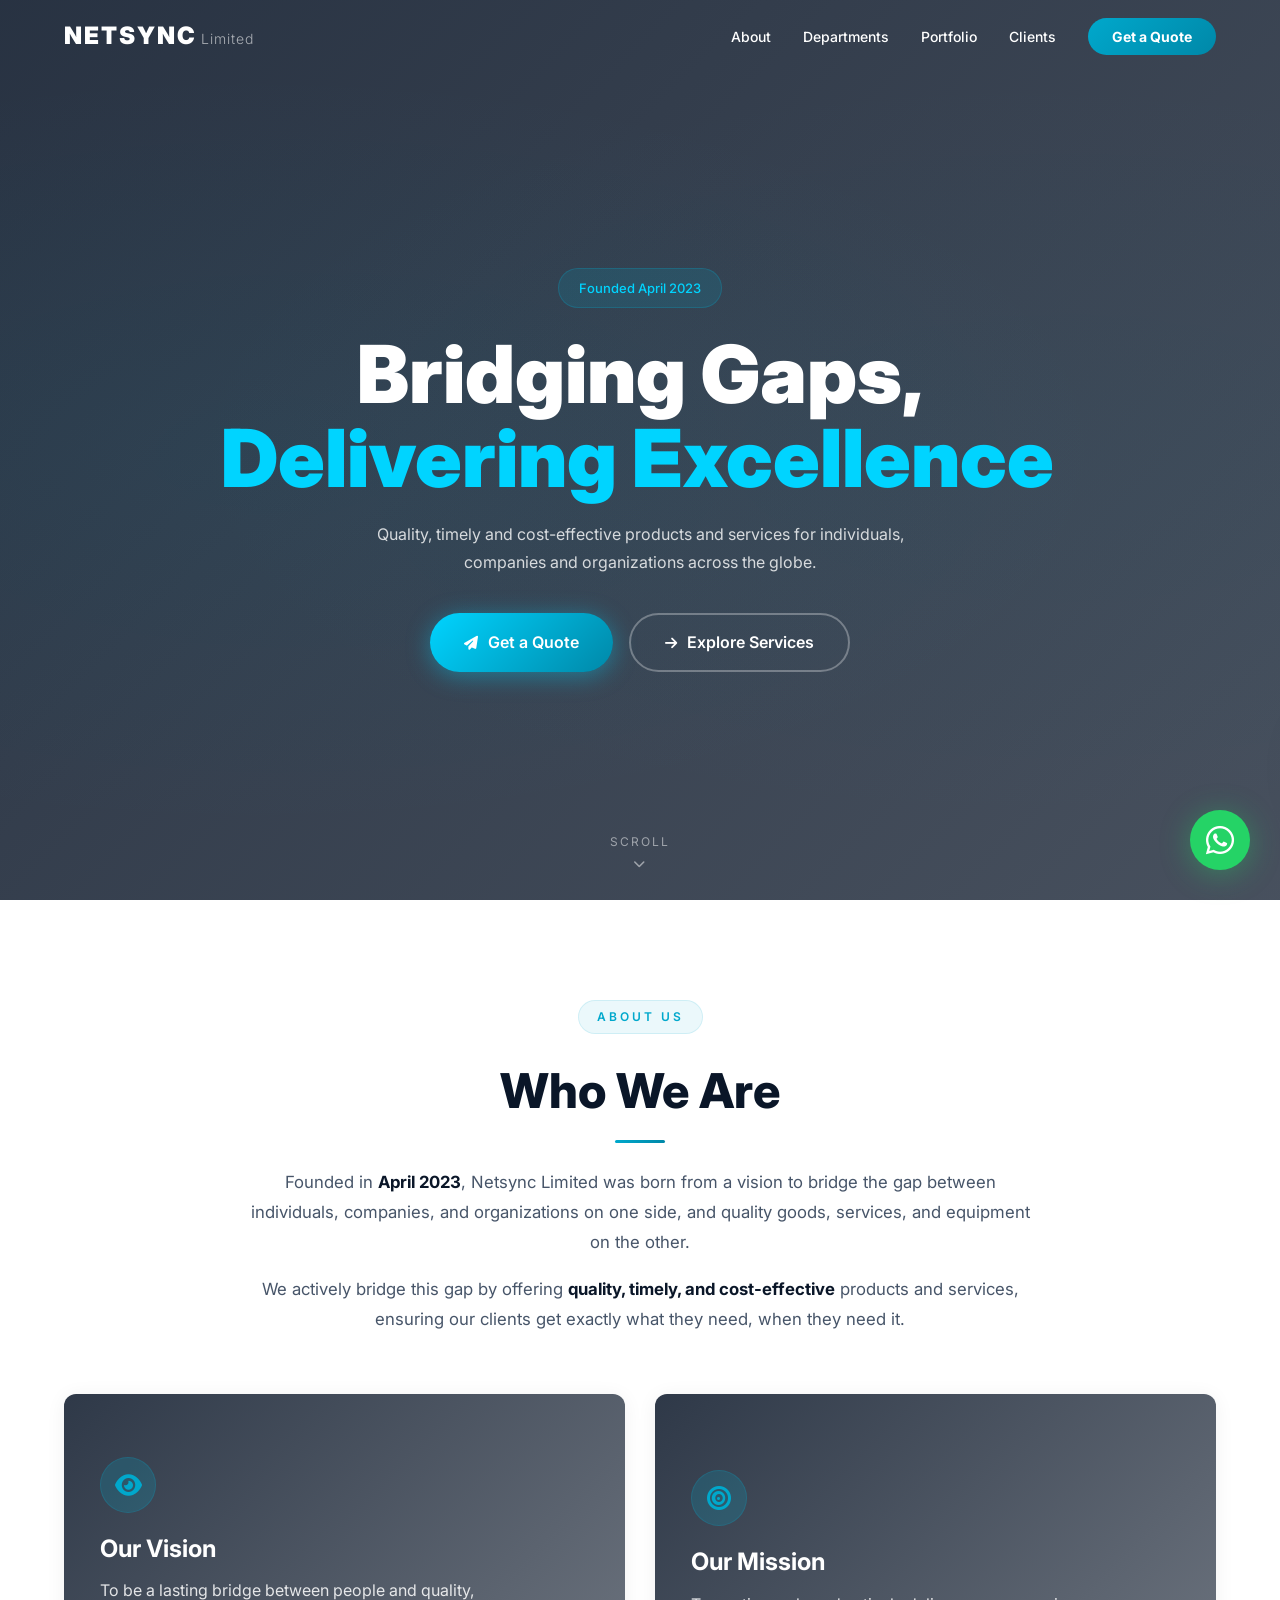
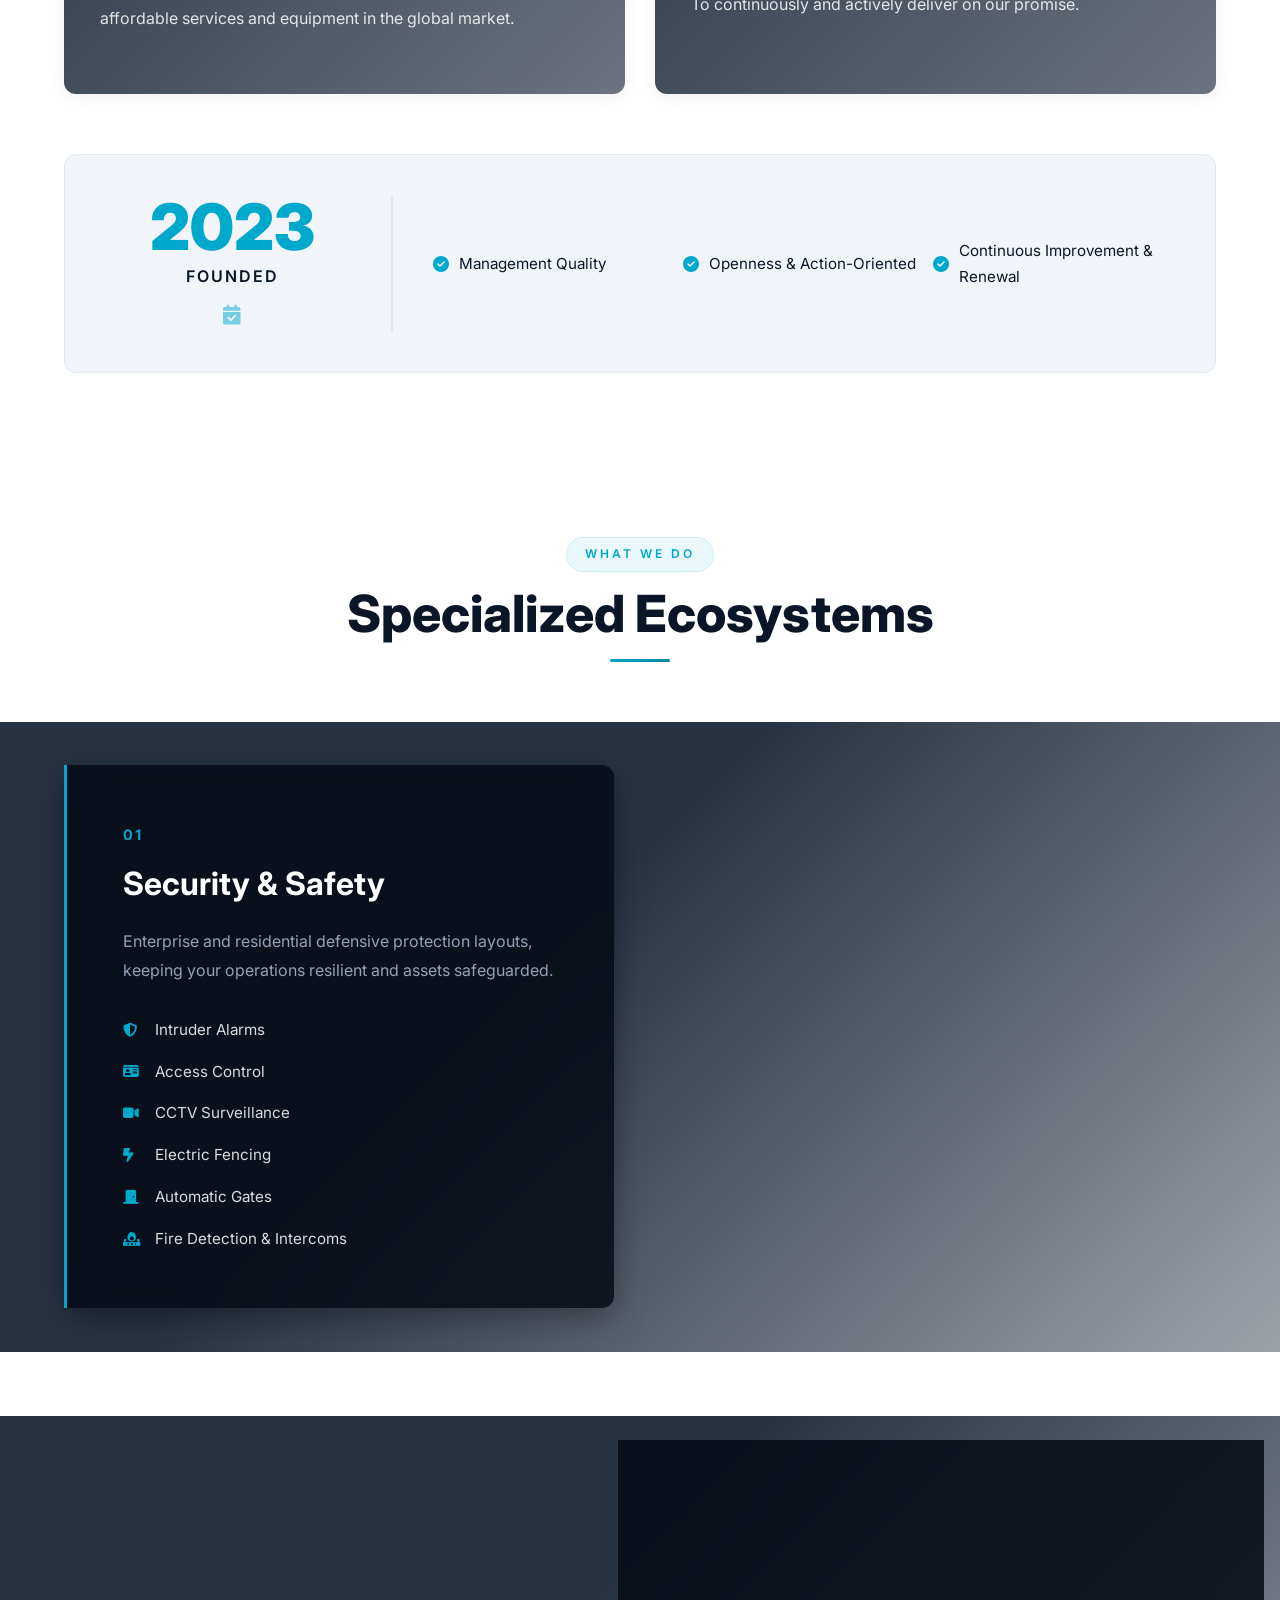
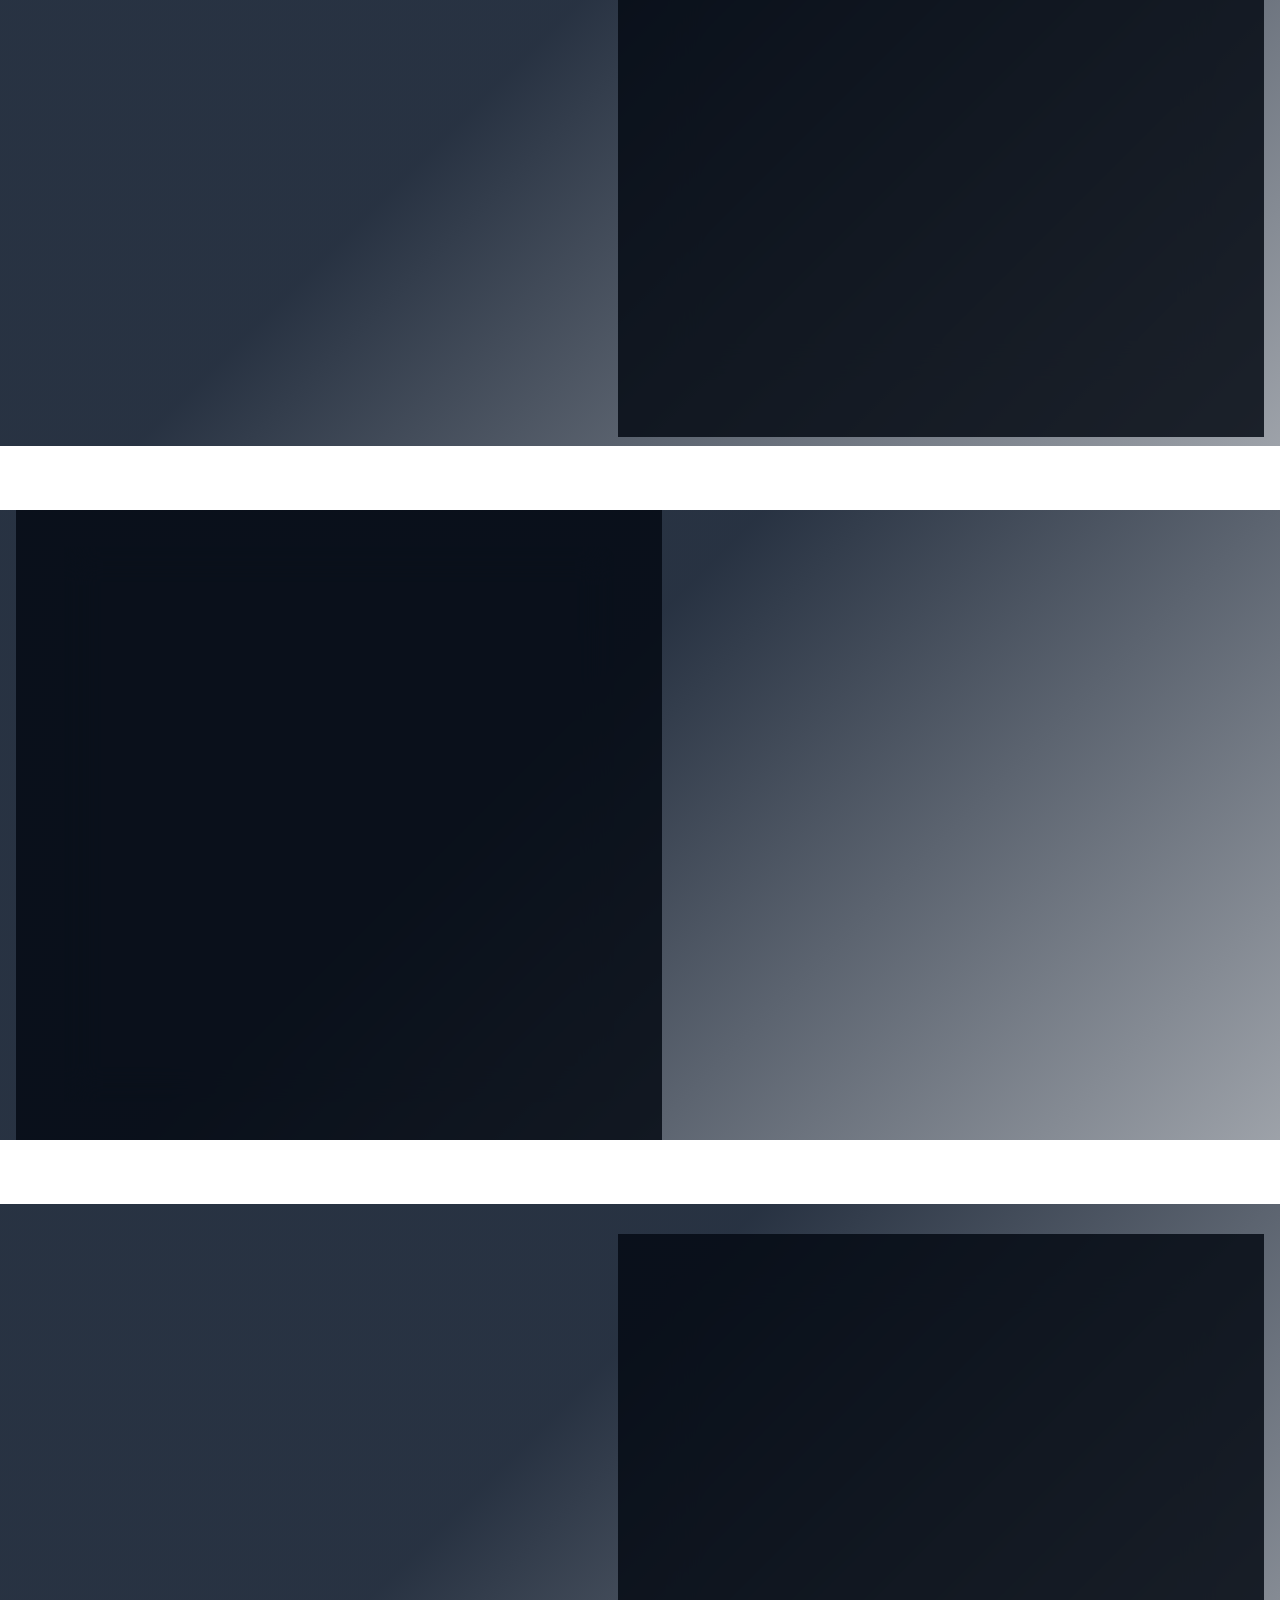
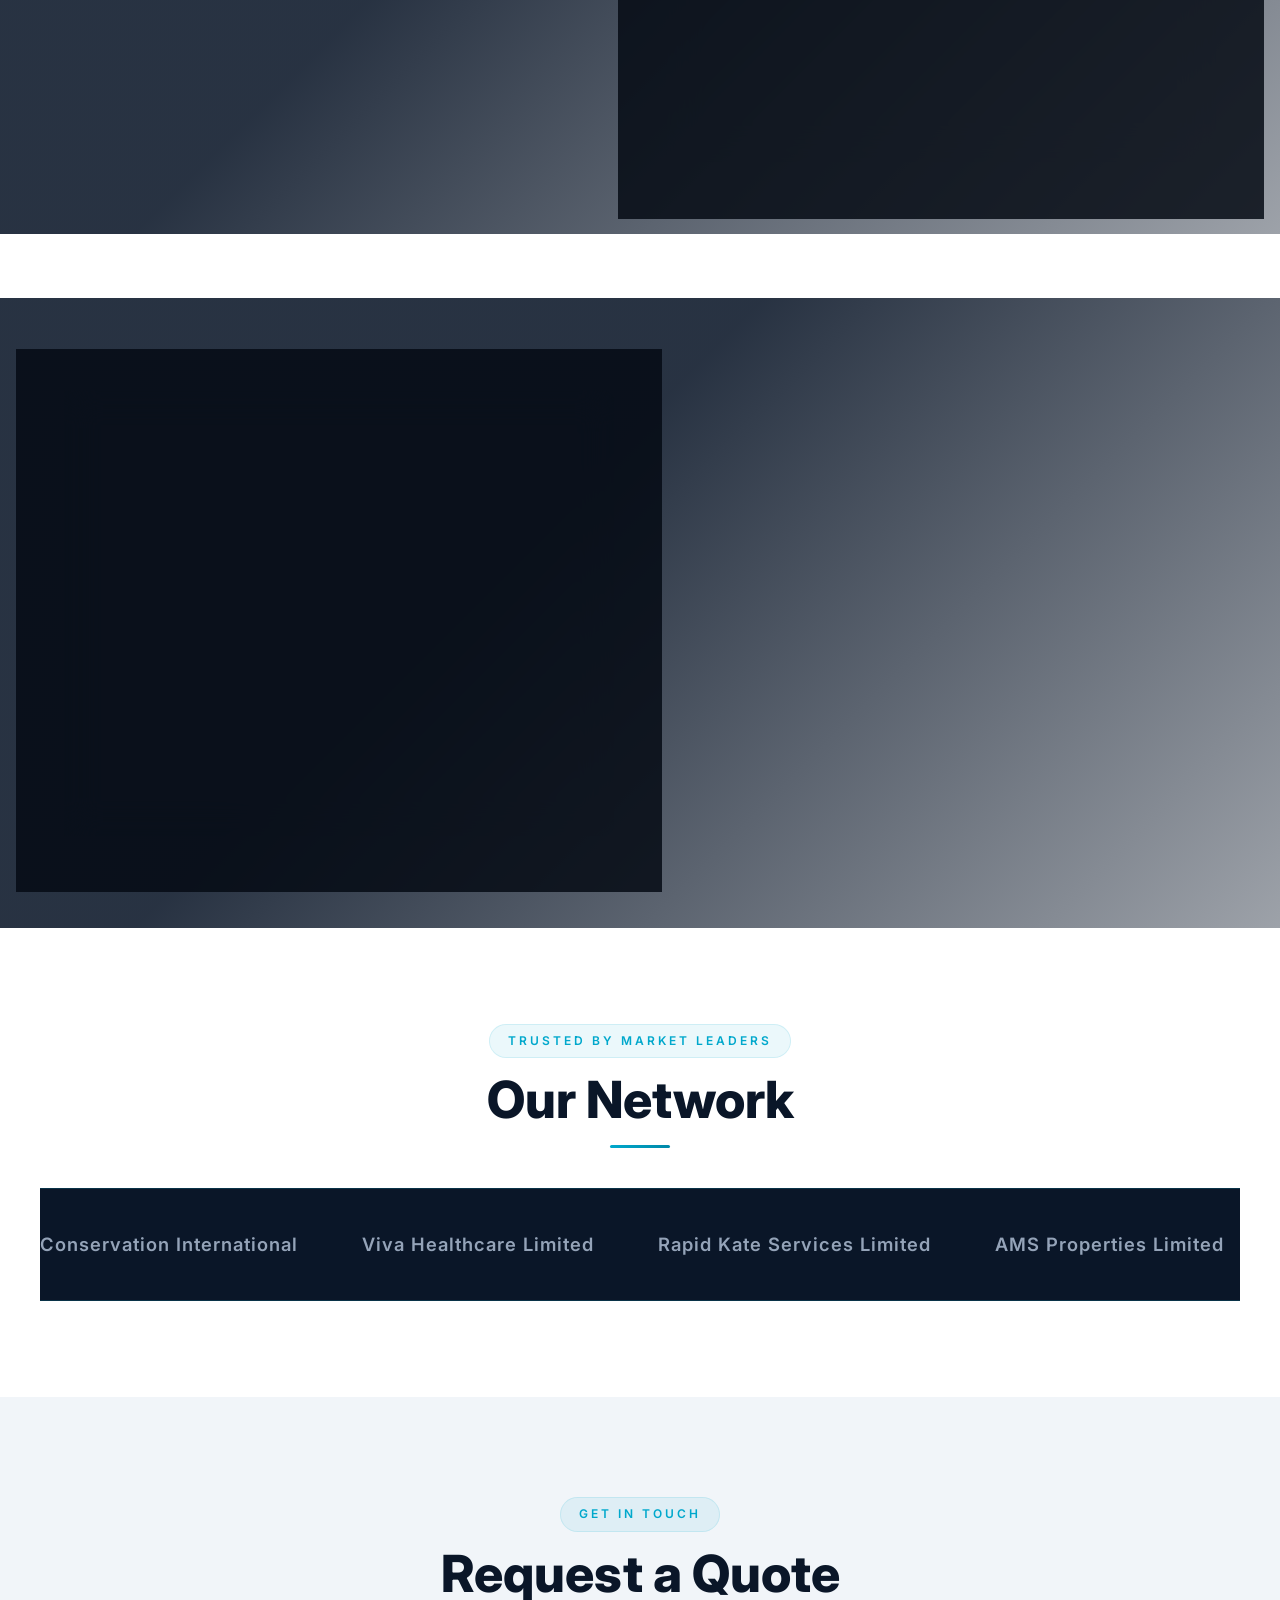
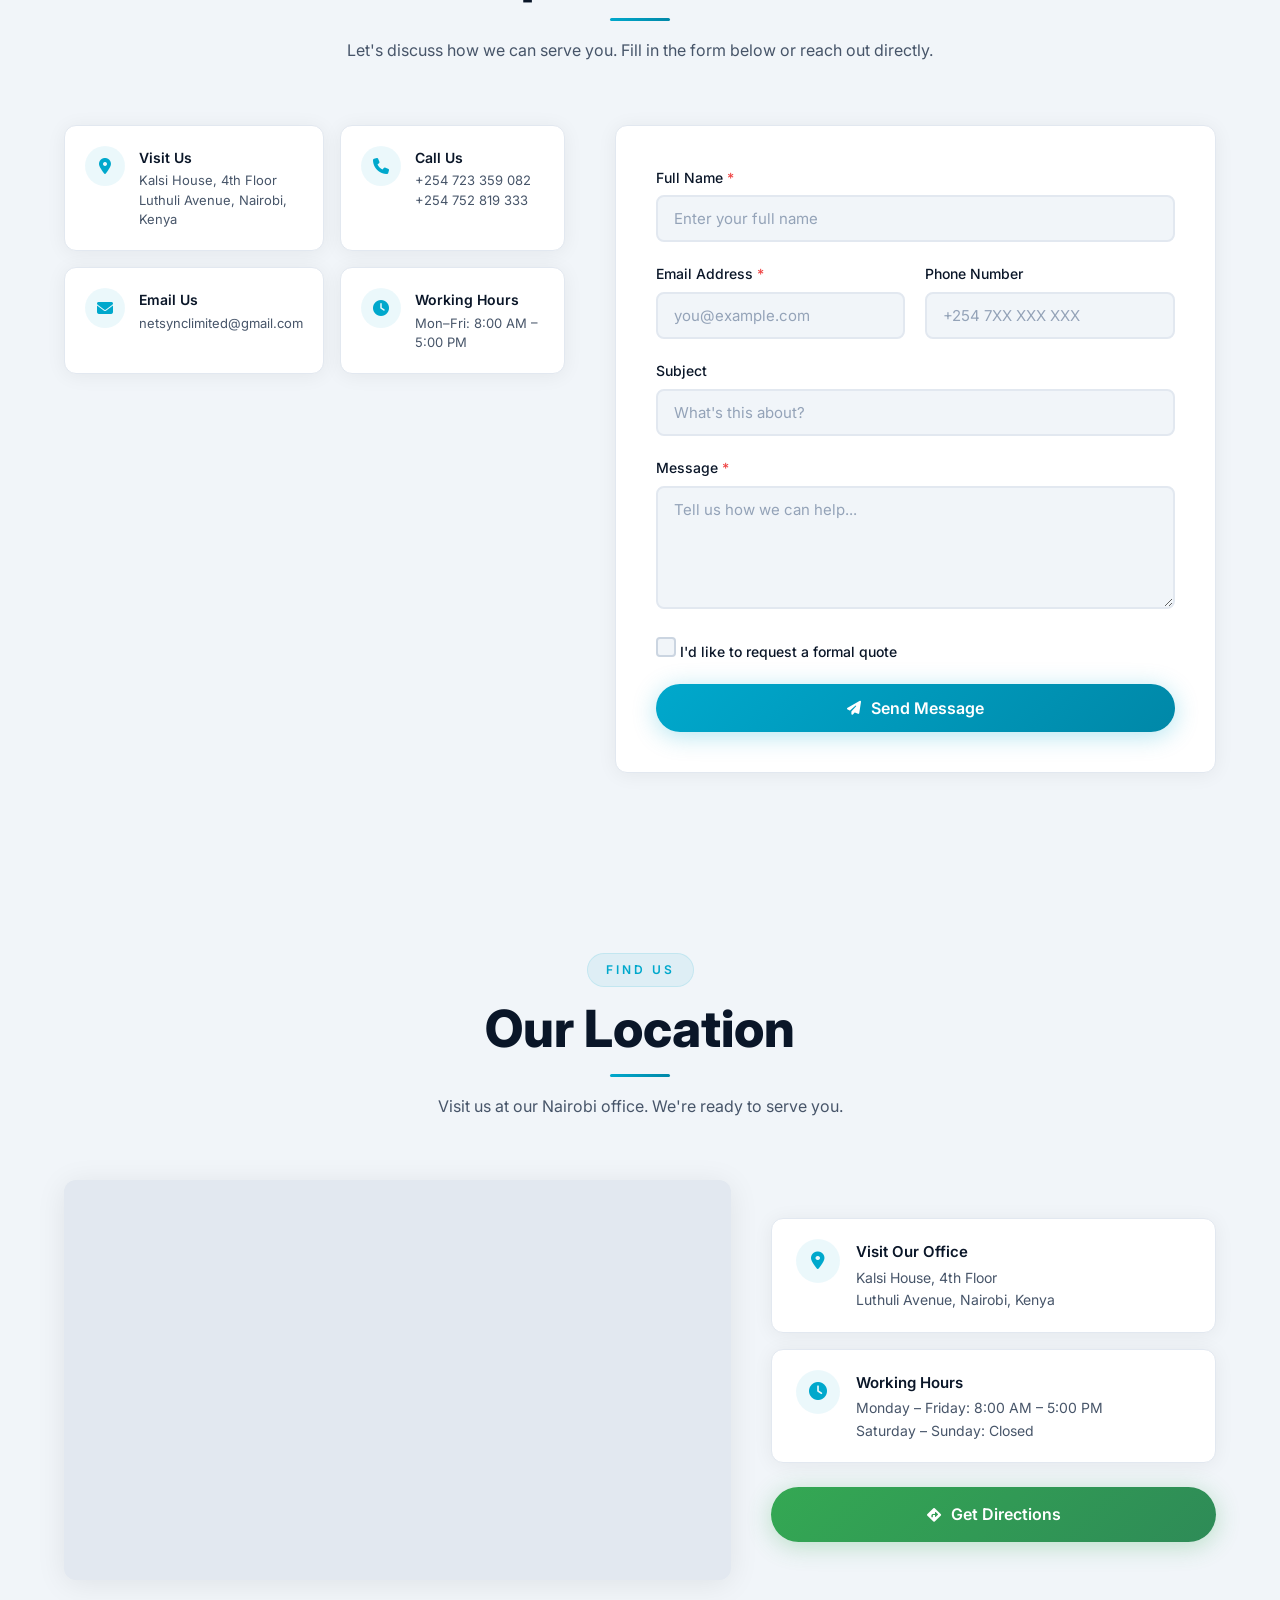
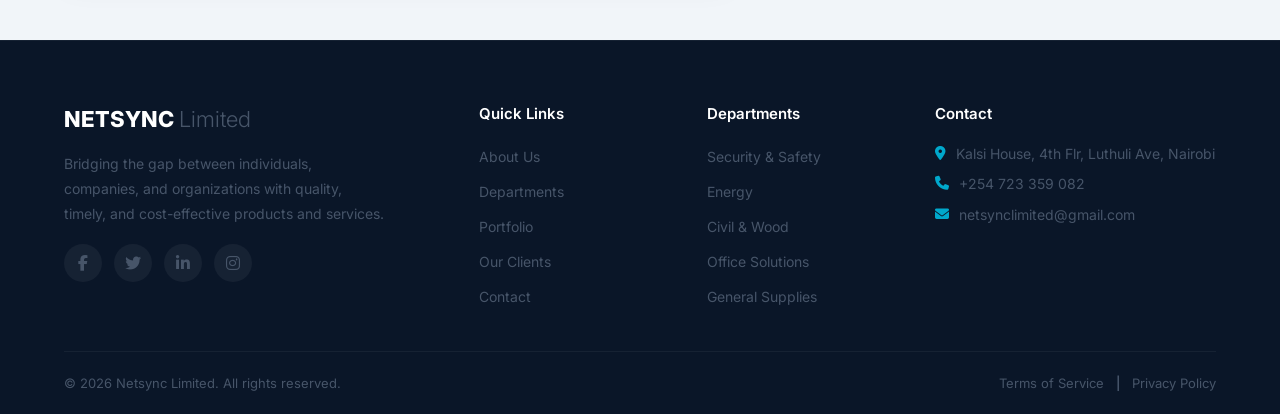
<file: index.html>
<!DOCTYPE html>
<html lang="en">
<head>
    <meta charset="UTF-8" />
    <meta name="viewport" content="width=device-width, initial-scale=1.0" />
    
    <!-- SEO Meta Tags -->
    <title>Netsync Limited - Bridging Gaps, Delivering Excellence</title>
    <meta name="description" content="Netsync Limited provides quality, timely and cost-effective security, energy, civil works, office solutions and general supplies in Kenya." />
    <meta name="keywords" content="Netsync, security systems, energy solutions, civil works, office solutions, general supplies, Kenya" />
    <meta name="author" content="Netsync Limited" />
    <meta name="robots" content="index, follow" />
    
    <!-- Open Graph Tags -->
    <meta property="og:title" content="Netsync Limited - Bridging Gaps, Delivering Excellence" />
    <meta property="og:description" content="Quality, timely and cost-effective products and services for individuals, companies and organizations." />
    <meta property="og:type" content="website" />
    <meta property="og:url" content="https://netsync-ltd.vercel.app" />
    <meta property="og:image" content="https://netsync-ltd.vercel.app/assets/images/og-image.jpg" />
    
    <!-- Favicon -->
    <link rel="icon" type="image/x-icon" href="assets/images/favicon.jpg" />
    
    <!-- Google Fonts -->
    <link rel="preconnect" href="https://fonts.googleapis.com" />
    <link rel="preconnect" href="https://fonts.gstatic.com" crossorigin />
    <link href="https://fonts.googleapis.com/css2?family=Inter:wght@300;400;600;700;800;900&display=swap" rel="stylesheet" />
    
    <!-- Font Awesome Icons -->
    <link rel="stylesheet" href="https://cdnjs.cloudflare.com/ajax/libs/font-awesome/6.5.0/css/all.min.css" />
    
    <!-- External CSS -->
    <link rel="stylesheet" href="css/style.css" />
</head>
<body>
    <!-- ===== LOADING SCREEN ===== -->
    <div id="loader" aria-hidden="true">
        <div class="loader-spinner"></div>
        <p>Loading...</p>
    </div>

    <!-- ===== NAVIGATION ===== -->
    <header id="navbar" role="navigation" aria-label="Main navigation">
        <nav class="nav-container">
            <div class="nav-logo">
                <a href="index.html" aria-label="Netsync Limited Home">
                    <span class="logo-text">NETSYNC</span>
                    <span class="logo-sub">Limited</span>
                </a>
            </div>
            
            <button class="nav-toggle" id="navToggle" aria-label="Toggle navigation menu" aria-expanded="false">
                <span class="hamburger-line"></span>
                <span class="hamburger-line"></span>
                <span class="hamburger-line"></span>
            </button>
            
            <ul class="nav-menu" id="navMenu" role="menubar">
                <li role="none"><a href="index.html#about" role="menuitem">About</a></li>
                <li role="none"><a href="index.html#departments" role="menuitem">Departments</a></li>
                <li role="none"><a href="portfolio.html" role="menuitem">Portfolio</a></li>
                <li role="none"><a href="index.html#clients" role="menuitem">Clients</a></li>
                <li role="none"><a href="index.html#contact" role="menuitem" class="nav-cta">Get a Quote</a></li>
            </ul>
        </nav>
    </header>

    <!-- ===== HERO SECTION ===== -->
    <section id="hero" class="hero-section" style="background: linear-gradient(135deg, rgba(10, 22, 40, 0.88) 0%, rgba(10, 22, 40, 0.75) 100%), url('https://images.unsplash.com/photo-1497366216548-37526070297c?w=1920&auto=format') center/cover no-repeat fixed;">
        <div class="hero-overlay"></div>
        <div class="hero-binary-bg" aria-hidden="true"></div>
        
        <div class="hero-content">
            <div class="hero-badge" style="background: rgba(0, 168, 204, 0.15); border-color: rgba(0, 168, 204, 0.25); color: #00D4FF;">
                
                Founded April 2023
            </div>
            <h1 class="hero-title" style="color: #FFFFFF;">
                <span class="hero-highlight" style="color: #FFFFFF;">Bridging Gaps,</span><br />
                <span id="typed-text" class="typed-text" style="color: #00D4FF; border-right-color: #00D4FF;"></span>
            </h1>
            <p class="hero-subtitle" style="color: rgba(255, 255, 255, 0.8);">
                Quality, timely and cost-effective products and services for individuals, 
                companies and organizations across the globe.
            </p>
            <div class="hero-buttons">
                <a href="#contact" class="btn btn-primary" style="background: linear-gradient(135deg, #00D4FF, #0088A8); color: #FFFFFF; box-shadow: 0 4px 25px rgba(0, 212, 255, 0.4);">
                    <i class="fas fa-paper-plane" aria-hidden="true"></i>
                    Get a Quote
                </a>
                <a href="portfolio.html" class="btn btn-secondary" style="border-color: rgba(255, 255, 255, 0.3); color: #FFFFFF;">
                    <i class="fas fa-arrow-right" aria-hidden="true"></i>
                    Explore Services
                </a>
            </div>
        </div>
        
        <div class="hero-scroll-indicator" aria-hidden="true" style="color: rgba(255, 255, 255, 0.5);">
            <span>Scroll</span>
            <i class="fas fa-chevron-down"></i>
        </div>
    </section>

    <!-- ===== ABOUT SECTION ===== -->
    <!-- ===== ABOUT SECTION ===== -->
<section id="about" class="about-section">
    <div class="container">
        <div class="about-header">
            <span class="about-tag">About Us</span>
            <h2 class="about-title">Who We Are</h2>
            <div class="about-divider"></div>
            <p class="about-intro">
                Founded in <strong>April 2023</strong>, Netsync Limited was born from a vision to bridge 
                the gap between individuals, companies, and organizations on one side, and quality 
                goods, services, and equipment on the other.
            </p>
            <p class="about-intro">
                We actively bridge this gap by offering <strong>quality, timely, and cost-effective</strong> 
                products and services, ensuring our clients get exactly what they need, when they need it.
            </p>
        </div>

        <!-- Mission & Vision Cards with Background Images -->
        <div class="mission-vision-grid">
            <div class="mv-card mission-card">
                <div class="mv-bg" style="background-image: linear-gradient(135deg, rgba(10, 22, 40, 0.85) 0%, rgba(10, 22, 40, 0.6) 100%), url('https://images.unsplash.com/photo-1451187580459-43490279c0fa?auto=format&fit=crop&w=800&q=80');"></div>
                <div class="mv-content">
                    <div class="mv-icon">
                        <i class="fas fa-eye" aria-hidden="true"></i>
                    </div>
                    <h3>Our Vision</h3>
                    <p>To be a lasting bridge between people and quality, affordable services and equipment in the global market.</p>
                </div>
            </div>

            <div class="mv-card vision-card">
                <div class="mv-bg" style="background-image: linear-gradient(135deg, rgba(10, 22, 40, 0.85) 0%, rgba(10, 22, 40, 0.6) 100%), url('https://images.unsplash.com/photo-1552664730-d307ca884978?auto=format&fit=crop&w=800&q=80');"></div>
                <div class="mv-content">
                    <div class="mv-icon">
                        <i class="fas fa-bullseye" aria-hidden="true"></i>
                    </div>
                    <h3>Our Mission</h3>
                    <p>To continuously and actively deliver on our promise.</p>
                </div>
            </div>
        </div>

        <!-- Founded & Core Values -->
        <div class="about-bottom">
            <div class="founded-card">
                <div class="founded-number">2023</div>
                <div class="founded-label">Founded</div>
                <div class="founded-icon">
                    <i class="fas fa-calendar-check" aria-hidden="true"></i>
                </div>
            </div>

            <div class="values-list">
                <div class="value-item">
                    <i class="fas fa-check-circle" aria-hidden="true"></i>
                    <span>Management Quality</span>
                </div>
                <div class="value-item">
                    <i class="fas fa-check-circle" aria-hidden="true"></i>
                    <span>Openness &amp; Action-Oriented</span>
                </div>
                <div class="value-item">
                    <i class="fas fa-check-circle" aria-hidden="true"></i>
                    <span>Continuous Improvement &amp; Renewal</span>
                </div>
            </div>
        </div>
    </div>
</section>

    <!-- ===== DEPARTMENTS SECTION ===== -->
<section id="departments" class="departments-wrapper">
    <div class="container reveal">
        <div class="section-header">
            <span class="section-tag">What We Do</span>
            <h2 class="section-title">Specialized Ecosystems</h2>
            <div class="section-divider"></div>
        </div>
    </div>

    <section class="dept-row reveal">
        <div class="dept-bg" style="background-image: linear-gradient(135deg, rgba(10, 22, 40, 0.88) 40%, rgba(10, 22, 40, 0.4)), url('https://images.unsplash.com/photo-1557597774-9d273605dfa9?auto=format&fit=crop&w=1200&q=80');"></div>
        <div class="container dept-content">
            <div class="dept-info">
                <span class="dept-number">01</span>
                <h3>Security & Safety</h3>
                <p>Enterprise and residential defensive protection layouts, keeping your operations resilient and assets safeguarded.</p>
                <ul class="service-list">
                    <li><i class="fa-solid fa-shield-halved"></i> Intruder Alarms</li>
                    <li><i class="fa-solid fa-id-card"></i> Access Control</li>
                    <li><i class="fa-solid fa-video"></i> CCTV Surveillance</li>
                    <li><i class="fa-solid fa-bolt-lightning"></i> Electric Fencing</li>
                    <li><i class="fa-solid fa-door-closed"></i> Automatic Gates</li>
                    <li><i class="fa-solid fa-fire-burner"></i> Fire Detection & Intercoms</li>
                </ul>
            </div>
        </div>
    </section>

    <section class="dept-row reverse reveal">
        <div class="dept-bg" style="background-image: linear-gradient(135deg, rgba(10, 22, 40, 0.88) 40%, rgba(10, 22, 40, 0.4)), url('https://images.unsplash.com/photo-1473341304170-971dccb5ac1e?auto=format&fit=crop&w=1200&q=80');"></div>
        <div class="container dept-content">
            <div class="dept-info">
                <span class="dept-number">02</span>
                <h3>Energy & Electrical Solutions</h3>
                <p>Power engineering frameworks engineered to scale safely and maintain sustainable green footprints.</p>
                <ul class="service-list">
                    <li><i class="fa-solid fa-plug"></i> Electrical Piping & Wiring</li>
                    <li><i class="fa-solid fa-vial-circle-check"></i> Fittings & Testing</li>
                    <li><i class="fa-solid fa-battery-full"></i> Critical Power Backup Systems</li>
                    <li><i class="fa-solid fa-solar-panel"></i> Solar Energy Solutions</li>
                    <li><i class="fa-solid fa-snowflake"></i> Commercial Air Conditioning</li>
                </ul>
            </div>
        </div>
    </section>

    <section class="dept-row reveal">
        <div class="dept-bg" style="background-image: linear-gradient(135deg, rgba(10, 22, 40, 0.88) 40%, rgba(10, 22, 40, 0.4)), url('https://images.unsplash.com/photo-1513694203232-719a280e022f?auto=format&fit=crop&w=1200&q=80');"></div>
        <div class="container dept-content">
            <div class="dept-info">
                <span class="dept-number">03</span>
                <h3>Civil & Architectural Woodworks</h3>
                <p>Turnkey physical infrastructural updates matching structural durability with premier workplace interiors.</p>
                <ul class="service-list">
                    <li><i class="fa-solid fa-cubes"></i> Office Partitioning</li>
                    <li><i class="fa-solid fa-chair"></i> Custom Cabinetry & Fittings</li>
                    <li><i class="fa-solid fa-house"></i> Industrial Roofing</li>
                    <li><i class="fa-solid fa-border-all"></i> Floor & Wall Tiling</li>
                    <li><i class="fa-solid fa-paint-roller"></i> Precision Architectural Painting</li>
                </ul>
            </div>
        </div>
    </section>

    <section class="dept-row reverse reveal">
        <div class="dept-bg" style="background-image: linear-gradient(135deg, rgba(10, 22, 40, 0.88) 40%, rgba(10, 22, 40, 0.4)), url('https://images.unsplash.com/photo-1460925895917-afdab827c52f?auto=format&fit=crop&w=1200&q=80');"></div>
        <div class="container dept-content">
            <div class="dept-info">
                <span class="dept-number">04</span>
                <h3>The Netsync Think Tank</h3>
                <p>Modernized visual communication ecosystems, cloud server management, and corporate workspace scaling tools.</p>
                <ul class="service-list">
                    <li><i class="fa-solid fa-palette"></i> Graphic Design & Enterprise Branding</li>
                    <li><i class="fa-solid fa-print"></i> High-Volume Commercial Printing</li>
                    <li><i class="fa-solid fa-server"></i> Hardware, Software & Bare-Metal Servers</li>
                    <li><i class="fa-solid fa-pen-nib"></i> Consolidated Office Stationery</li>
                </ul>
            </div>
        </div>
    </section>

    <section class="dept-row reveal">
        <div class="dept-bg" style="background-image: linear-gradient(135deg, rgba(10, 22, 40, 0.88) 40%, rgba(10, 22, 40, 0.4)), url('https://images.unsplash.com/photo-1578575437130-527eed3abbec?auto=format&fit=crop&w=1200&q=80');"></div>
        <div class="container dept-content">
            <div class="dept-info">
                <span class="dept-number">05</span>
                <h3>General Supplies & Logistics</h3>
                <p>Eliminating supply chain vulnerability with robust international sourcing networks and absolute compliance checks.</p>
                <ul class="service-list">
                    <li><i class="fa-solid fa-cart-flatbed-suitcase"></i> End-to-End Procurement Services</li>
                    <li><i class="fa-solid fa-clipboard-check"></i> Quality Verification Protocols</li>
                    <li><i class="fa-solid fa-globe"></i> Global Sourcing Channels</li>
                </ul>
            </div>
        </div>
    </section>
</section>

    <!-- ===== CLIENTS SECTION ===== -->
    <!-- ===== CLIENTS SECTION ===== -->
<section id="clients" class="clients-section container reveal">
    <div class="section-header">
        <span class="section-tag">Trusted By Market Leaders</span>
        <h2 class="section-title">Our Network</h2>
        <div class="section-divider"></div>
    </div>
    <div class="marquee-container">
        <div class="marquee-track">
            <span>Conservation International</span>
            <span>Viva Healthcare Limited</span>
            <span>Rapid Kate Services Limited</span>
            <span>AMS Properties Limited</span>
            <span>Royal Converters Limited</span>
            <span>Hasbah Kenya Limited</span>
            <span>Towfiq Kenya Limited</span>
            <span>Viva Tools Limited</span>
            <span>Viva Global Limited</span>
            <span>Apple Eye Construction Co.</span>
            <span>Zenko Kenya Limited</span>
            <span>Conservation International</span>
            <span>Viva Healthcare Limited</span>
            <span>Rapid Kate Services Limited</span>
            <span>AMS Properties Limited</span>
            <span>Royal Converters Limited</span>
        </div>
    </div>
</section>

    <!-- ===== CONTACT SECTION ===== -->
    <section id="contact" class="contact-section">
        <div class="container">
            <div class="section-header">
                <span class="section-tag">Get In Touch</span>
                <h2 class="section-title">Request a Quote</h2>
                <div class="section-divider"></div>
                <p class="section-subtitle">
                    Let's discuss how we can serve you. Fill in the form below or reach out directly.
                </p>
            </div>
            
            <div class="contact-wrapper">
                <div class="contact-info">
                    <div class="info-card">
                        <div class="info-icon">
                            <i class="fas fa-location-dot" aria-hidden="true"></i>
                        </div>
                        <div>
                            <h4>Visit Us</h4>
                            <p>Kalsi House, 4th Floor<br />Luthuli Avenue, Nairobi, Kenya</p>
                        </div>
                    </div>
                    
                    <div class="info-card">
                        <div class="info-icon">
                            <i class="fas fa-phone" aria-hidden="true"></i>
                        </div>
                        <div>
                            <h4>Call Us</h4>
                            <p><a href="tel:+254723359082">+254 723 359 082</a></p>
                            <p><a href="tel:+254752819333">+254 752 819 333</a></p>
                        </div>
                    </div>
                    
                    <div class="info-card">
                        <div class="info-icon">
                            <i class="fas fa-envelope" aria-hidden="true"></i>
                        </div>
                        <div>
                            <h4>Email Us</h4>
                            <p><a href="mailto:netsynclimited@gmail.com">netsynclimited@gmail.com</a></p>
                        </div>
                    </div>
                    
                    <div class="info-card">
                        <div class="info-icon">
                            <i class="fas fa-clock" aria-hidden="true"></i>
                        </div>
                        <div>
                            <h4>Working Hours</h4>
                            <p>Mon–Fri: 8:00 AM – 5:00 PM</p>
                        </div>
                    </div>
                    
                </div>
                
                <div class="contact-form-wrapper">
                    <form id="contactForm" novalidate>
                        <div class="form-group">
                            <label for="name">Full Name <span class="required">*</span></label>
                            <input type="text" id="name" name="name" placeholder="Enter your full name" required />
                            <span class="error-message" data-for="name">Please enter your name</span>
                        </div>
                        
                        <div class="form-row">
                            <div class="form-group">
                                <label for="email">Email Address <span class="required">*</span></label>
                                <input type="email" id="email" name="email" placeholder="you@example.com" required />
                                <span class="error-message" data-for="email">Please enter a valid email</span>
                            </div>
                            <div class="form-group">
                                <label for="phone">Phone Number</label>
                                <input type="tel" id="phone" name="phone" placeholder="+254 7XX XXX XXX" />
                            </div>
                        </div>
                        
                        <div class="form-group">
                            <label for="subject">Subject</label>
                            <input type="text" id="subject" name="subject" placeholder="What's this about?" />
                        </div>
                        
                        <div class="form-group">
                            <label for="message">Message <span class="required">*</span></label>
                            <textarea id="message" name="message" rows="5" placeholder="Tell us how we can help..." required></textarea>
                            <span class="error-message" data-for="message">Please enter a message</span>
                        </div>
                        
                        <div class="form-group form-quote-toggle">
                            <label class="checkbox-label">
                                <input type="checkbox" id="requestQuote" />
                                <span class="checkmark"></span>
                                <span>I'd like to request a formal quote</span>
                            </label>
                        </div>
                        
                        <button type="submit" class="btn btn-primary btn-full">
                            <i class="fas fa-paper-plane" aria-hidden="true"></i>
                            Send Message
                        </button>
                    </form>
                </div>
            </div>
        </div>
    </section>

    <!-- ===== MAP SECTION ===== -->
    <section class="map-section">
        <div class="container">
            <div class="section-header">
                <span class="section-tag">Find Us</span>
                <h2 class="section-title">Our Location</h2>
                <div class="section-divider"></div>
                <p class="section-subtitle">
                    Visit us at our Nairobi office. We're ready to serve you.
                </p>
            </div>
            
            <div class="map-wrapper">
                <div class="map-container">
                    <iframe 
                        src="https://www.google.com/maps/embed?pb=!1m18!1m12!1m3!1d3988.819602!2d36.8212728!3d-1.2836186!2m3!1f0!2f0!3f0!3m2!1i1024!2i768!4f13.1!3m3!1m2!1s0x182f1171625a0b5b%3A0x2c8a0e5d8f1a3c7d!2sKalsi%20House!5e0!3m2!1sen!2ske!4v1700000000000" 
                        width="100%" 
                        height="100%" 
                        style="border:0; border-radius: 12px;" 
                        allowfullscreen="" 
                        loading="lazy" 
                        referrerpolicy="no-referrer-when-downgrade"
                        title="Kalsi House - Netsync Limited Office Location"
                        aria-label="Google Maps showing Kalsi House, Luthuli Avenue, Nairobi, the office location of Netsync Limited">
                    </iframe>
                </div>
                <div class="map-details">
                    <div class="map-info-card">
                        <div class="map-info-icon">
                            <i class="fas fa-location-dot" aria-hidden="true"></i>
                        </div>
                        <div>
                            <h4>Visit Our Office</h4>
                            <p>Kalsi House, 4th Floor</p>
                            <p>Luthuli Avenue, Nairobi, Kenya</p>
                        </div>
                    </div>
                    <div class="map-info-card">
                        <div class="map-info-icon">
                            <i class="fas fa-clock" aria-hidden="true"></i>
                        </div>
                        <div>
                            <h4>Working Hours</h4>
                            <p>Monday – Friday: 8:00 AM – 5:00 PM</p>
                            <p>Saturday – Sunday: Closed</p>
                        </div>
                    </div>
                    <a href="https://maps.app.goo.gl/UtrdAbxBU79KjLDu7" 
                    target="_blank" 
                    rel="noopener noreferrer" 
                    class="btn btn-primary btn-get-directions">
                        <i class="fas fa-directions" aria-hidden="true"></i>
                        Get Directions
                    </a>
                </div>
            </div>
        </div>
    </section>

    <!-- ===== FOOTER ===== -->
    <footer class="footer">
        <div class="container">
            <div class="footer-grid">
                <div class="footer-brand">
                    <h3>NETSYNC <span>Limited</span></h3>
                    <p>
                        Bridging the gap between individuals, companies, and organizations 
                        with quality, timely, and cost-effective products and services.
                    </p>
                    <div class="footer-social">
                        <a href="#" aria-label="Facebook"><i class="fab fa-facebook-f" aria-hidden="true"></i></a>
                        <a href="#" aria-label="Twitter"><i class="fab fa-twitter" aria-hidden="true"></i></a>
                        <a href="#" aria-label="LinkedIn"><i class="fab fa-linkedin-in" aria-hidden="true"></i></a>
                        <a href="#" aria-label="Instagram"><i class="fab fa-instagram" aria-hidden="true"></i></a>
                    </div>
                </div>
                
                <div class="footer-links">
                    <h4>Quick Links</h4>
                    <ul>
                        <li><a href="index.html#about">About Us</a></li>
                        <li><a href="index.html#departments">Departments</a></li>
                        <li><a href="portfolio.html">Portfolio</a></li>
                        <li><a href="index.html#clients">Our Clients</a></li>
                        <li><a href="index.html#contact">Contact</a></li>
                    </ul>
                </div>
                
                <div class="footer-departments">
                    <h4>Departments</h4>
                    <ul>
                        <li><a href="index.html#departments">Security &amp; Safety</a></li>
                        <li><a href="index.html#departments">Energy</a></li>
                        <li><a href="index.html#departments">Civil &amp; Wood</a></li>
                        <li><a href="index.html#departments">Office Solutions</a></li>
                        <li><a href="index.html#departments">General Supplies</a></li>
                    </ul>
                </div>
                
                <div class="footer-contact">
                    <h4>Contact</h4>
                    <ul>
                        <li><i class="fas fa-map-marker-alt" aria-hidden="true"></i> Kalsi House, 4th Flr, Luthuli Ave, Nairobi</li>
                        <li><i class="fas fa-phone" aria-hidden="true"></i> +254 723 359 082</li>
                        <li><i class="fas fa-envelope" aria-hidden="true"></i> netsynclimited@gmail.com</li>
                    </ul>
                </div>
            </div>
            
            <div class="footer-bottom">
                <p>&copy; 2026 Netsync Limited. All rights reserved.</p>
                <div class="footer-legal">
                    <a href="terms.html">Terms of Service</a>
                    <span>|</span>
                    <a href="privacy.html">Privacy Policy</a>
                </div>
            </div>
        </div>
    </footer>

    <!-- ===== WHATSAPP FLOATING BUTTON ===== -->
    <a href="https://wa.me/254723359082?text=Hi%20Netsync%2C%20I'd%20like%20to%20inquire%20about%20your%20services." 
       class="whatsapp-float" 
       target="_blank" 
       rel="noopener noreferrer" 
       aria-label="Chat on WhatsApp">
        <i class="fab fa-whatsapp" aria-hidden="true"></i>
    </a>

    <!-- ===== TOAST NOTIFICATION ===== -->
    <div id="toast" class="toast" role="alert" aria-live="polite">
        <div class="toast-icon">
            <i class="fas fa-check-circle" aria-hidden="true"></i>
        </div>
        <div class="toast-content">
            <h4>Success!</h4>
            <p id="toastMessage">Your message has been sent.</p>
        </div>
        <button class="toast-close" aria-label="Close notification">&times;</button>
    </div>

    <!-- ===== EXTERNAL JAVASCRIPT ===== -->
    <script src="js/script.js"></script>
</body>
</html>
</file>
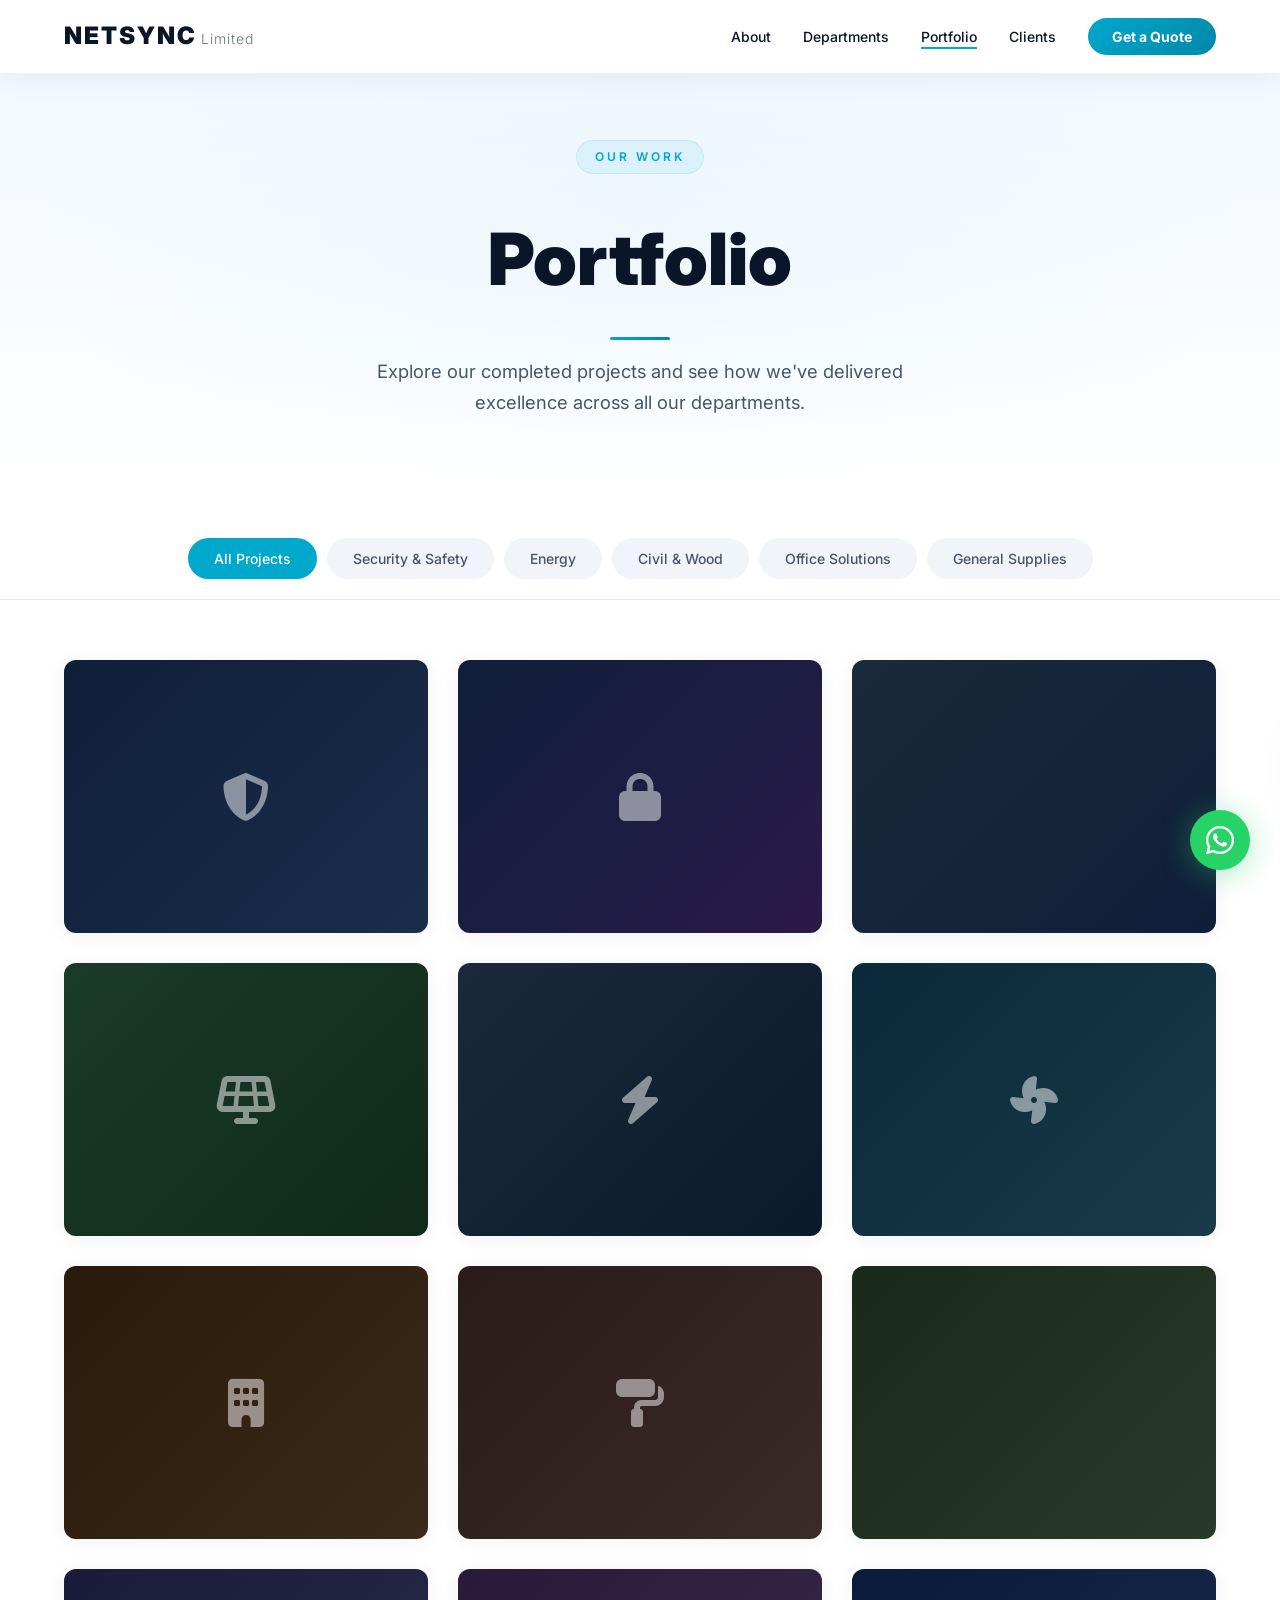
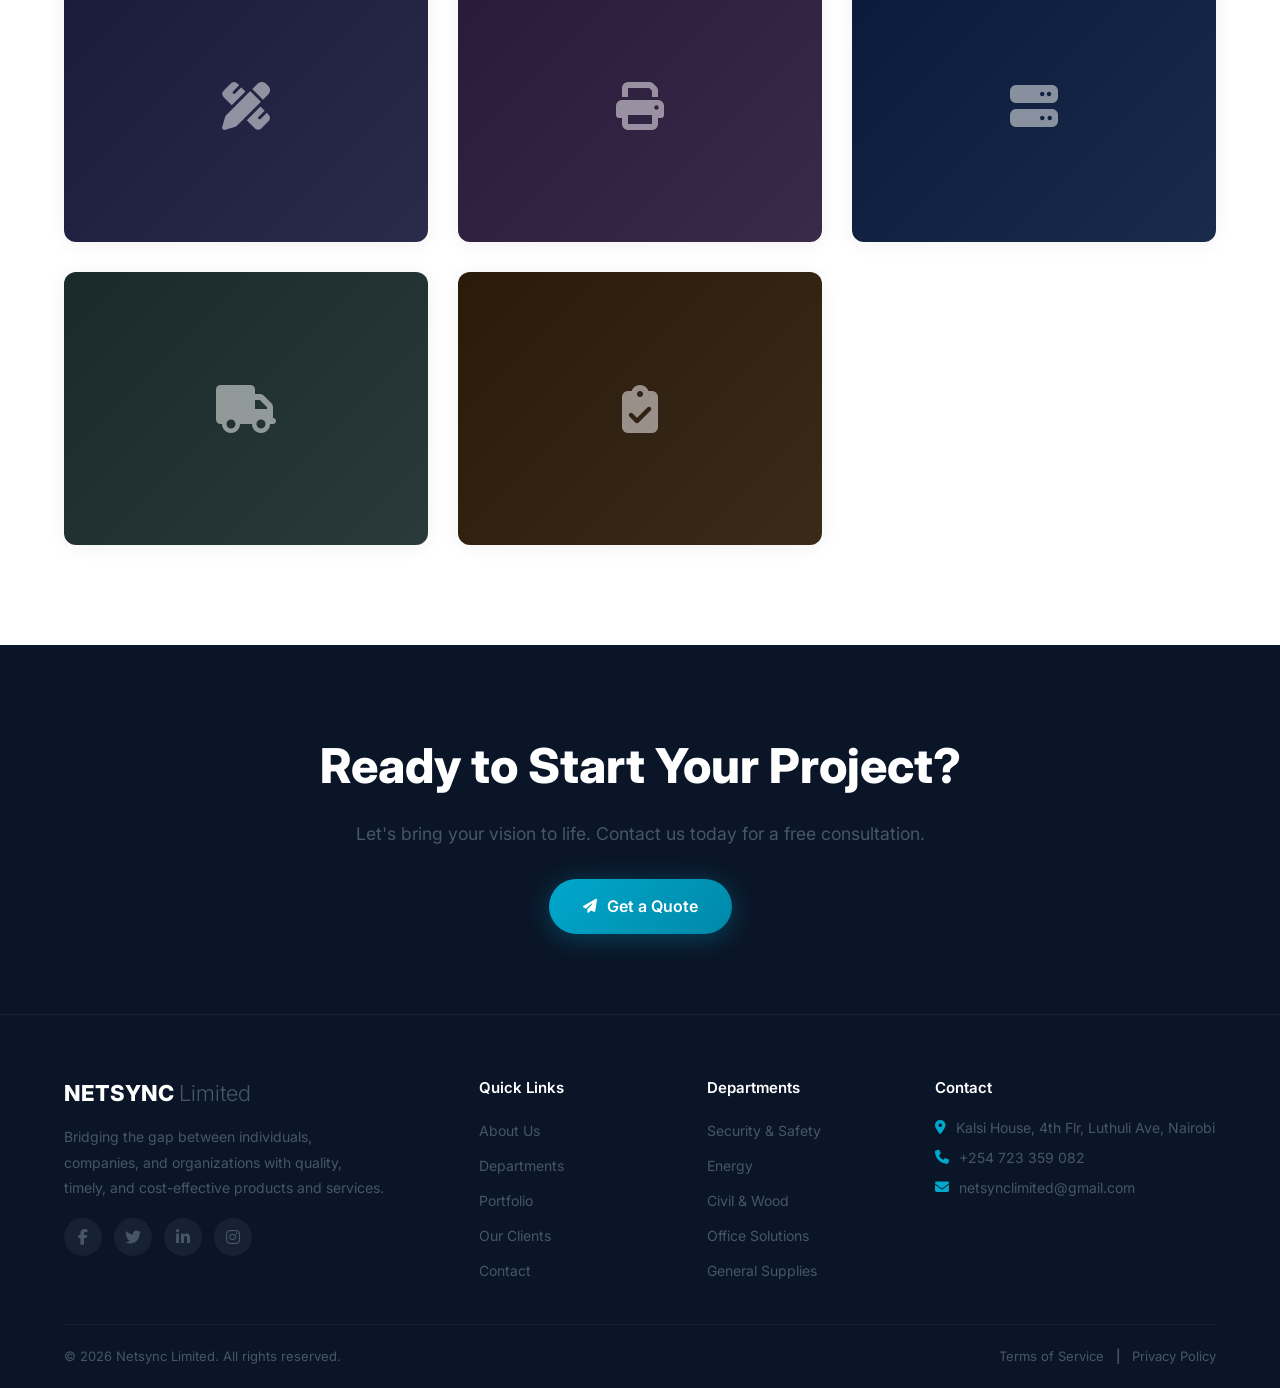
<file: portfolio.html>
<!DOCTYPE html>
<html lang="en">
<head>
    <meta charset="UTF-8" />
    <meta name="viewport" content="width=device-width, initial-scale=1.0" />
    
    <!-- SEO Meta Tags -->
    <title>Our Portfolio - Netsync Limited</title>
    <meta name="description" content="Explore our portfolio of completed projects across Security, Energy, Civil Works, Office Solutions, and General Supplies." />
    <meta name="keywords" content="Netsync portfolio, projects, security systems, energy solutions, civil works, office solutions, Kenya" />
    <meta name="author" content="Netsync Limited" />
    <meta name="robots" content="index, follow" />
    
    <!-- Open Graph Tags -->
    <meta property="og:title" content="Our Portfolio - Netsync Limited" />
    <meta property="og:description" content="Explore our portfolio of completed projects across Security, Energy, Civil Works, Office Solutions, and General Supplies." />
    <meta property="og:type" content="website" />
    <meta property="og:url" content="https://netsync-ltd.vercel.app/portfolio.html" />
    
    <!-- Favicon -->
    <link rel="icon" type="image/x-icon" href="assets/images/favicon.jpg" />
    
    <!-- Google Fonts -->
    <link rel="preconnect" href="https://fonts.googleapis.com" />
    <link rel="preconnect" href="https://fonts.gstatic.com" crossorigin />
    <link href="https://fonts.googleapis.com/css2?family=Inter:wght@300;400;600;700;800;900&display=swap" rel="stylesheet" />
    
    <!-- Font Awesome Icons -->
    <link rel="stylesheet" href="https://cdnjs.cloudflare.com/ajax/libs/font-awesome/6.5.0/css/all.min.css" />
    
    <!-- External CSS -->
    <link rel="stylesheet" href="css/style.css" />
</head>
<body>
    <!-- ===== LOADING SCREEN ===== -->
    <div id="loader" aria-hidden="true">
        <div class="loader-spinner"></div>
        <p>Loading...</p>
    </div>

    <!-- ===== NAVIGATION ===== -->
    <header id="navbar" role="navigation" aria-label="Main navigation" style="background: rgba(255, 255, 255, 0.95); backdrop-filter: blur(20px); -webkit-backdrop-filter: blur(20px); box-shadow: 0 4px 30px rgba(0, 0, 0, 0.06);">
        <nav class="nav-container">
            <div class="nav-logo">
                <a href="index.html" aria-label="Netsync Limited Home">
                    <span class="logo-text" style="color: #0A1628 !important;">NETSYNC</span>
                    <span class="logo-sub" style="color: #64748b !important;">Limited</span>
                </a>
            </div>
            
            <button class="nav-toggle" id="navToggle" aria-label="Toggle navigation menu" aria-expanded="false">
                <span class="hamburger-line" style="background: #0A1628 !important;"></span>
                <span class="hamburger-line" style="background: #0A1628 !important;"></span>
                <span class="hamburger-line" style="background: #0A1628 !important;"></span>
            </button>
            
            <ul class="nav-menu" id="navMenu" role="menubar">
                <li role="none"><a href="index.html#about" role="menuitem" style="color: #0A1628 !important;">About</a></li>
                <li role="none"><a href="index.html#departments" role="menuitem" style="color: #0A1628 !important;">Departments</a></li>
                <li role="none"><a href="portfolio.html" role="menuitem" style="color: #0A1628 !important;" class="active">Portfolio</a></li>
                <li role="none"><a href="index.html#clients" role="menuitem" style="color: #0A1628 !important;">Clients</a></li>
                <li role="none"><a href="index.html#contact" role="menuitem" class="nav-cta" style="background: linear-gradient(135deg, #00A8CC, #0088A8) !important; color: #FFFFFF !important;">Get a Quote</a></li>
            </ul>
        </nav>
    </header>

    <!-- ===== PORTFOLIO HERO ===== -->
    <section class="page-hero">
        <div class="page-hero-overlay"></div>
        <div class="container">
            <div class="page-hero-content">
                <span class="section-tag">Our Work</span>
                <h1>Portfolio</h1>
                <div class="section-divider"></div>
                <p class="page-hero-subtitle">
                    Explore our completed projects and see how we've delivered excellence 
                    across all our departments.
                </p>
            </div>
        </div>
    </section>

    <!-- ===== PORTFOLIO FILTER ===== -->
    <section class="portfolio-filter-section">
        <div class="container">
            <div class="filter-tabs" id="filterTabs">
                <button class="filter-tab active" data-filter="all">All Projects</button>
                <button class="filter-tab" data-filter="security">Security & Safety</button>
                <button class="filter-tab" data-filter="energy">Energy</button>
                <button class="filter-tab" data-filter="civil">Civil & Wood</button>
                <button class="filter-tab" data-filter="office">Office Solutions</button>
                <button class="filter-tab" data-filter="supplies">General Supplies</button>
            </div>
        </div>
    </section>

    <!-- ===== PORTFOLIO GRID ===== -->
    <section class="portfolio-grid-section">
        <div class="container">
            <div class="portfolio-grid" id="portfolioGrid">
                <!-- Project 1: Security -->
                <div class="portfolio-item" data-category="security">
                    <div class="portfolio-image">
                        <div class="portfolio-placeholder" style="background: linear-gradient(135deg, #0f1f3a, #1a2d4a);">
                            <i class="fas fa-shield-halved" aria-hidden="true"></i>
                        </div>
                        <div class="portfolio-overlay">
                            <h3>CCTV Installation</h3>
                            <p>Commercial building surveillance system with 24/7 monitoring.</p>
                            <span class="portfolio-tag">Security</span>
                        </div>
                    </div>
                </div>

                <!-- Project 2: Security -->
                <div class="portfolio-item" data-category="security">
                    <div class="portfolio-image">
                        <div class="portfolio-placeholder" style="background: linear-gradient(135deg, #0f1f3a, #2a1a4a);">
                            <i class="fas fa-lock" aria-hidden="true"></i>
                        </div>
                        <div class="portfolio-overlay">
                            <h3>Access Control System</h3>
                            <p>Biometric access control for a corporate office building.</p>
                            <span class="portfolio-tag">Security</span>
                        </div>
                    </div>
                </div>

                <!-- Project 3: Security -->
                <div class="portfolio-item" data-category="security">
                    <div class="portfolio-image">
                        <div class="portfolio-placeholder" style="background: linear-gradient(135deg, #1a2a3a, #0f1f3a);">
                            <i class="fas fa-fence" aria-hidden="true"></i>
                        </div>
                        <div class="portfolio-overlay">
                            <h3>Electric Fence System</h3>
                            <p>Perimeter security for a residential estate in Nairobi.</p>
                            <span class="portfolio-tag">Security</span>
                        </div>
                    </div>
                </div>

                <!-- Project 4: Energy -->
                <div class="portfolio-item" data-category="energy">
                    <div class="portfolio-image">
                        <div class="portfolio-placeholder" style="background: linear-gradient(135deg, #1a3a2a, #0f2a1a);">
                            <i class="fas fa-solar-panel" aria-hidden="true"></i>
                        </div>
                        <div class="portfolio-overlay">
                            <h3>Solar Power Installation</h3>
                            <p>50kW solar system for a commercial facility in Industrial Area.</p>
                            <span class="portfolio-tag">Energy</span>
                        </div>
                    </div>
                </div>

                <!-- Project 5: Energy -->
                <div class="portfolio-item" data-category="energy">
                    <div class="portfolio-image">
                        <div class="portfolio-placeholder" style="background: linear-gradient(135deg, #1a2a3a, #0a1a2a);">
                            <i class="fas fa-bolt" aria-hidden="true"></i>
                        </div>
                        <div class="portfolio-overlay">
                            <h3>Electrical Wiring & Fittings</h3>
                            <p>Complete electrical installation for a new office block.</p>
                            <span class="portfolio-tag">Energy</span>
                        </div>
                    </div>
                </div>

                <!-- Project 6: Energy -->
                <div class="portfolio-item" data-category="energy">
                    <div class="portfolio-image">
                        <div class="portfolio-placeholder" style="background: linear-gradient(135deg, #0a2a3a, #1a3a4a);">
                            <i class="fas fa-fan" aria-hidden="true"></i>
                        </div>
                        <div class="portfolio-overlay">
                            <h3>Air Conditioning Systems</h3>
                            <p>HVAC installation for a medical facility in Westlands.</p>
                            <span class="portfolio-tag">Energy</span>
                        </div>
                    </div>
                </div>

                <!-- Project 7: Civil -->
                <div class="portfolio-item" data-category="civil">
                    <div class="portfolio-image">
                        <div class="portfolio-placeholder" style="background: linear-gradient(135deg, #2a1a0a, #3a2a1a);">
                            <i class="fas fa-building" aria-hidden="true"></i>
                        </div>
                        <div class="portfolio-overlay">
                            <h3>Office Partitioning</h3>
                            <p>Modern glass partitioning for a tech company in Upper Hill.</p>
                            <span class="portfolio-tag">Civil & Wood</span>
                        </div>
                    </div>
                </div>

                <!-- Project 8: Civil -->
                <div class="portfolio-item" data-category="civil">
                    <div class="portfolio-image">
                        <div class="portfolio-placeholder" style="background: linear-gradient(135deg, #2a1a1a, #3a2a2a);">
                            <i class="fas fa-paint-roller" aria-hidden="true"></i>
                        </div>
                        <div class="portfolio-overlay">
                            <h3>Surface Painting</h3>
                            <p>Interior and exterior painting for a luxury apartment complex.</p>
                            <span class="portfolio-tag">Civil & Wood</span>
                        </div>
                    </div>
                </div>

                <!-- Project 9: Civil -->
                <div class="portfolio-item" data-category="civil">
                    <div class="portfolio-image">
                        <div class="portfolio-placeholder" style="background: linear-gradient(135deg, #1a2a1a, #2a3a2a);">
                            <i class="fas fa-cabinet-filing" aria-hidden="true"></i>
                        </div>
                        <div class="portfolio-overlay">
                            <h3>Custom Cabinets & Shelves</h3>
                            <p>Designer cabinets for a corporate executive office.</p>
                            <span class="portfolio-tag">Civil & Wood</span>
                        </div>
                    </div>
                </div>

                <!-- Project 10: Office -->
                <div class="portfolio-item" data-category="office">
                    <div class="portfolio-image">
                        <div class="portfolio-placeholder" style="background: linear-gradient(135deg, #1a1a3a, #2a2a4a);">
                            <i class="fas fa-pen-ruler" aria-hidden="true"></i>
                        </div>
                        <div class="portfolio-overlay">
                            <h3>Branding & Design</h3>
                            <p>Complete brand identity for a new startup in Nairobi.</p>
                            <span class="portfolio-tag">Office Solutions</span>
                        </div>
                    </div>
                </div>

                <!-- Project 11: Office -->
                <div class="portfolio-item" data-category="office">
                    <div class="portfolio-image">
                        <div class="portfolio-placeholder" style="background: linear-gradient(135deg, #2a1a3a, #3a2a4a);">
                            <i class="fas fa-print" aria-hidden="true"></i>
                        </div>
                        <div class="portfolio-overlay">
                            <h3>Printing Solutions</h3>
                            <p>Large format printing for a retail chain's marketing campaign.</p>
                            <span class="portfolio-tag">Office Solutions</span>
                        </div>
                    </div>
                </div>

                <!-- Project 12: Office -->
                <div class="portfolio-item" data-category="office">
                    <div class="portfolio-image">
                        <div class="portfolio-placeholder" style="background: linear-gradient(135deg, #0a1a3a, #1a2a4a);">
                            <i class="fas fa-server" aria-hidden="true"></i>
                        </div>
                        <div class="portfolio-overlay">
                            <h3>Server & Hardware Supply</h3>
                            <p>Complete IT infrastructure for a financial institution.</p>
                            <span class="portfolio-tag">Office Solutions</span>
                        </div>
                    </div>
                </div>

                <!-- Project 13: Supplies -->
                <div class="portfolio-item" data-category="supplies">
                    <div class="portfolio-image">
                        <div class="portfolio-placeholder" style="background: linear-gradient(135deg, #1a2a2a, #2a3a3a);">
                            <i class="fas fa-truck" aria-hidden="true"></i>
                        </div>
                        <div class="portfolio-overlay">
                            <h3>Procurement Services</h3>
                            <p>Sourcing and supply of quality equipment for a construction firm.</p>
                            <span class="portfolio-tag">General Supplies</span>
                        </div>
                    </div>
                </div>

                <!-- Project 14: Supplies -->
                <div class="portfolio-item" data-category="supplies">
                    <div class="portfolio-image">
                        <div class="portfolio-placeholder" style="background: linear-gradient(135deg, #2a1a0a, #3a2a1a);">
                            <i class="fas fa-clipboard-check" aria-hidden="true"></i>
                        </div>
                        <div class="portfolio-overlay">
                            <h3>Quality Verification</h3>
                            <p>Quality assurance and verification services for imported goods.</p>
                            <span class="portfolio-tag">General Supplies</span>
                        </div>
                    </div>
                </div>
            </div>
        </div>
    </section>

    <!-- ===== CTA SECTION ===== -->
    <section class="portfolio-cta">
        <div class="container">
            <div class="cta-content">
                <h2>Ready to Start Your Project?</h2>
                <p>Let's bring your vision to life. Contact us today for a free consultation.</p>
                <a href="index.html#contact" class="btn btn-primary">
                    <i class="fas fa-paper-plane" aria-hidden="true"></i>
                    Get a Quote
                </a>
            </div>
        </div>
    </section>

    <!-- ===== FOOTER ===== -->
    <footer class="footer">
        <div class="container">
            <div class="footer-grid">
                <div class="footer-brand">
                    <h3>NETSYNC <span>Limited</span></h3>
                    <p>
                        Bridging the gap between individuals, companies, and organizations 
                        with quality, timely, and cost-effective products and services.
                    </p>
                    <div class="footer-social">
                        <a href="#" aria-label="Facebook"><i class="fab fa-facebook-f" aria-hidden="true"></i></a>
                        <a href="#" aria-label="Twitter"><i class="fab fa-twitter" aria-hidden="true"></i></a>
                        <a href="#" aria-label="LinkedIn"><i class="fab fa-linkedin-in" aria-hidden="true"></i></a>
                        <a href="#" aria-label="Instagram"><i class="fab fa-instagram" aria-hidden="true"></i></a>
                    </div>
                </div>
                
                <div class="footer-links">
                    <h4>Quick Links</h4>
                    <ul>
                        <li><a href="index.html#about">About Us</a></li>
                        <li><a href="index.html#departments">Departments</a></li>
                        <li><a href="portfolio.html">Portfolio</a></li>
                        <li><a href="index.html#clients">Our Clients</a></li>
                        <li><a href="index.html#contact">Contact</a></li>
                    </ul>
                </div>
                
                <div class="footer-departments">
                    <h4>Departments</h4>
                    <ul>
                        <li><a href="index.html#departments">Security &amp; Safety</a></li>
                        <li><a href="index.html#departments">Energy</a></li>
                        <li><a href="index.html#departments">Civil &amp; Wood</a></li>
                        <li><a href="index.html#departments">Office Solutions</a></li>
                        <li><a href="index.html#departments">General Supplies</a></li>
                    </ul>
                </div>
                
                <div class="footer-contact">
                    <h4>Contact</h4>
                    <ul>
                        <li><i class="fas fa-map-marker-alt" aria-hidden="true"></i> Kalsi House, 4th Flr, Luthuli Ave, Nairobi</li>
                        <li><i class="fas fa-phone" aria-hidden="true"></i> +254 723 359 082</li>
                        <li><i class="fas fa-envelope" aria-hidden="true"></i> netsynclimited@gmail.com</li>
                    </ul>
                </div>
            </div>
            
            <div class="footer-bottom">
                <p>&copy; 2026 Netsync Limited. All rights reserved.</p>
                <div class="footer-legal">
                    <a href="terms.html">Terms of Service</a>
                    <span>|</span>
                    <a href="privacy.html">Privacy Policy</a>
                </div>
            </div>
        </div>
    </footer>

    <!-- ===== WHATSAPP FLOATING BUTTON ===== -->
    <a href="https://wa.me/254723359082?text=Hi%20Netsync%2C%20I'd%20like%20to%20inquire%20about%20your%20services." 
       class="whatsapp-float" 
       target="_blank" 
       rel="noopener noreferrer" 
       aria-label="Chat on WhatsApp">
        <i class="fab fa-whatsapp" aria-hidden="true"></i>
    </a>

    <!-- ===== TOAST NOTIFICATION ===== -->
    <div id="toast" class="toast" role="alert" aria-live="polite">
        <div class="toast-icon">
            <i class="fas fa-check-circle" aria-hidden="true"></i>
        </div>
        <div class="toast-content">
            <h4>Success!</h4>
            <p id="toastMessage">Your message has been sent.</p>
        </div>
        <button class="toast-close" aria-label="Close notification">&times;</button>
    </div>

    <!-- ===== EXTERNAL JAVASCRIPT ===== -->
    <script src="js/script.js"></script>
</body>
</html>
</file>
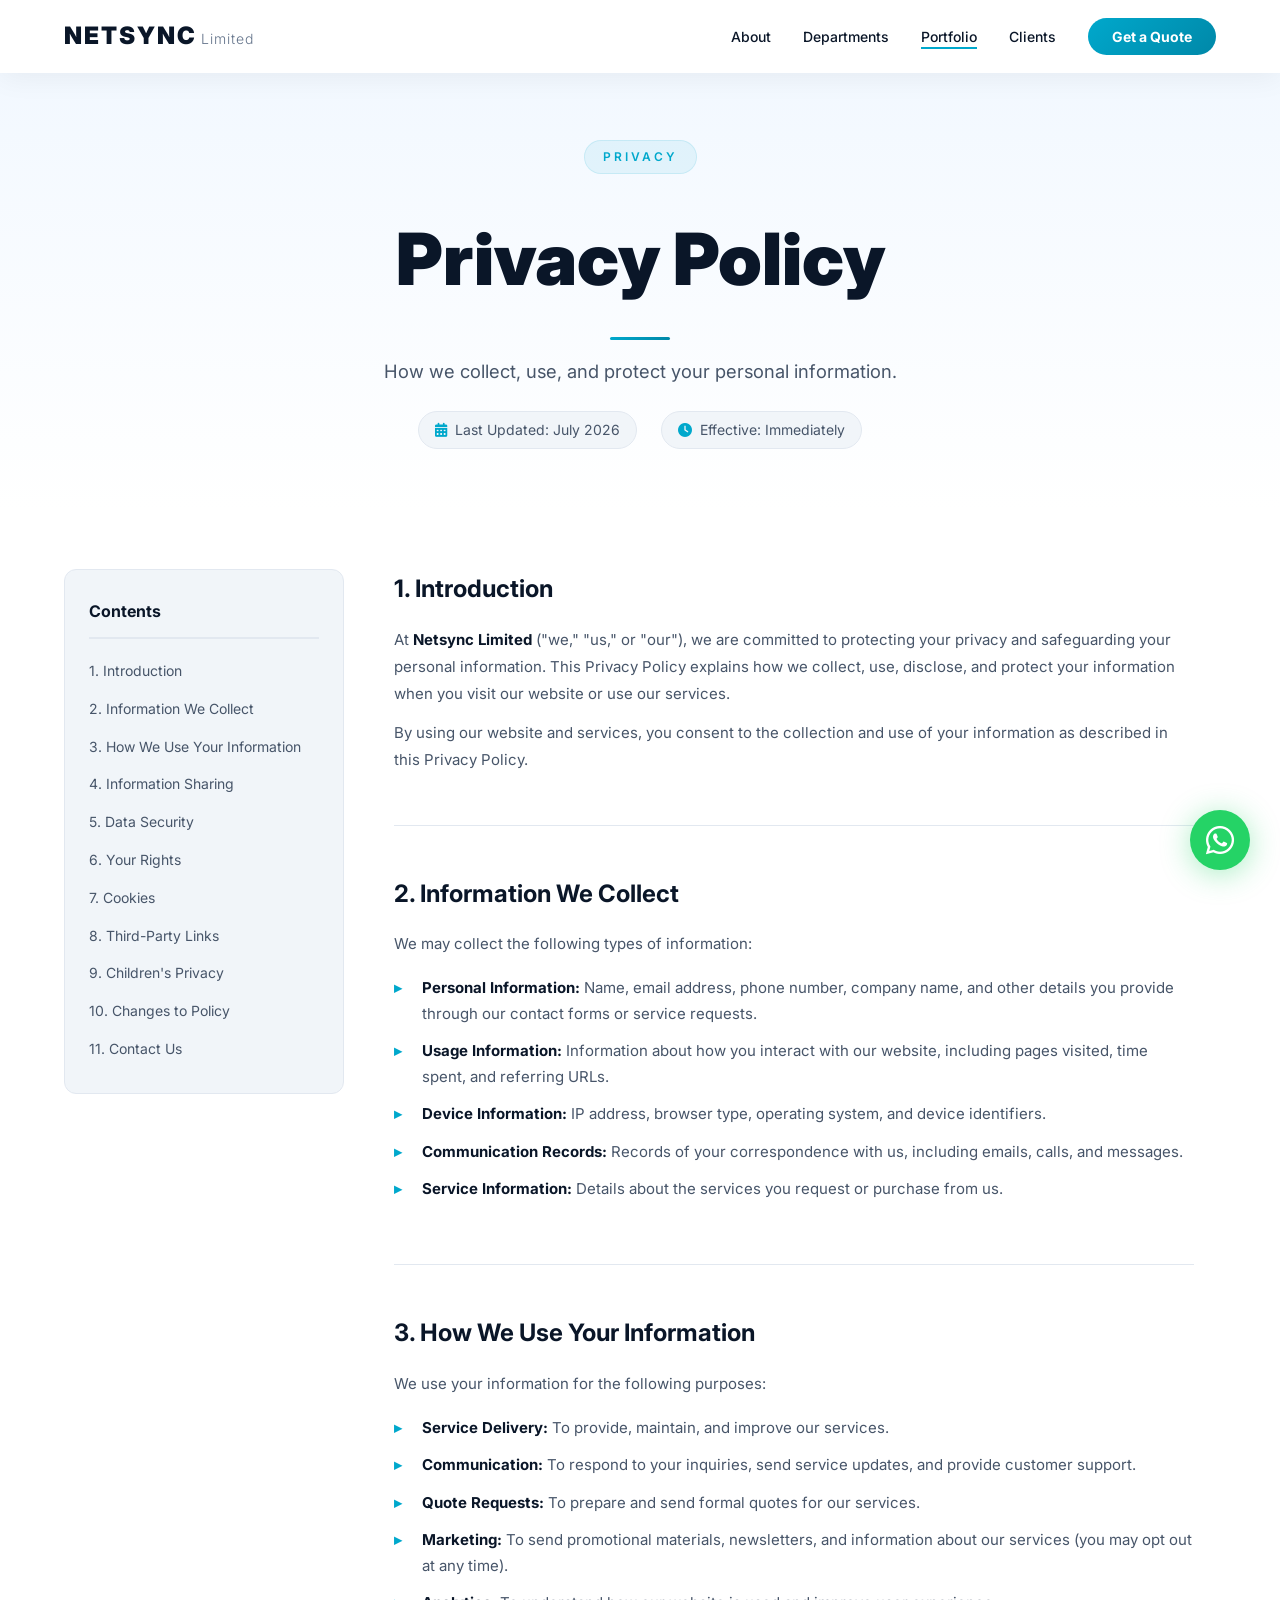
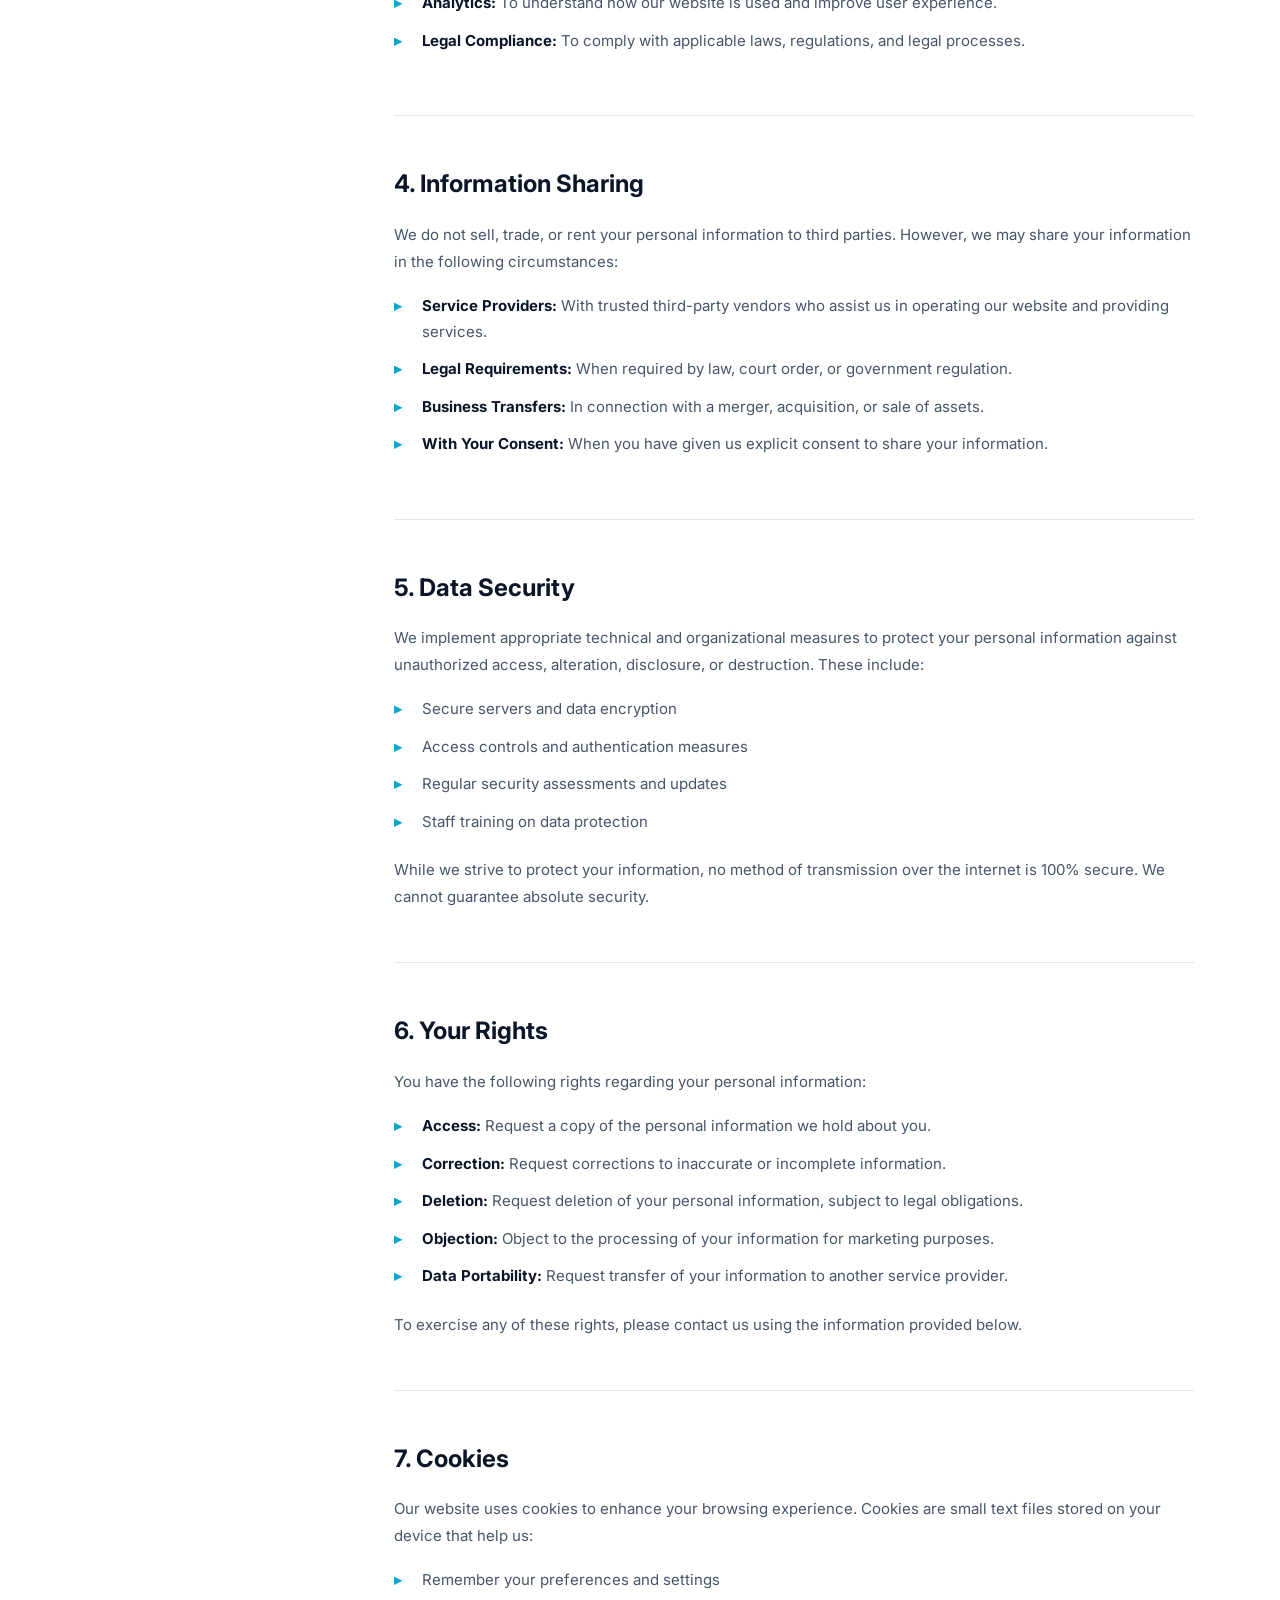
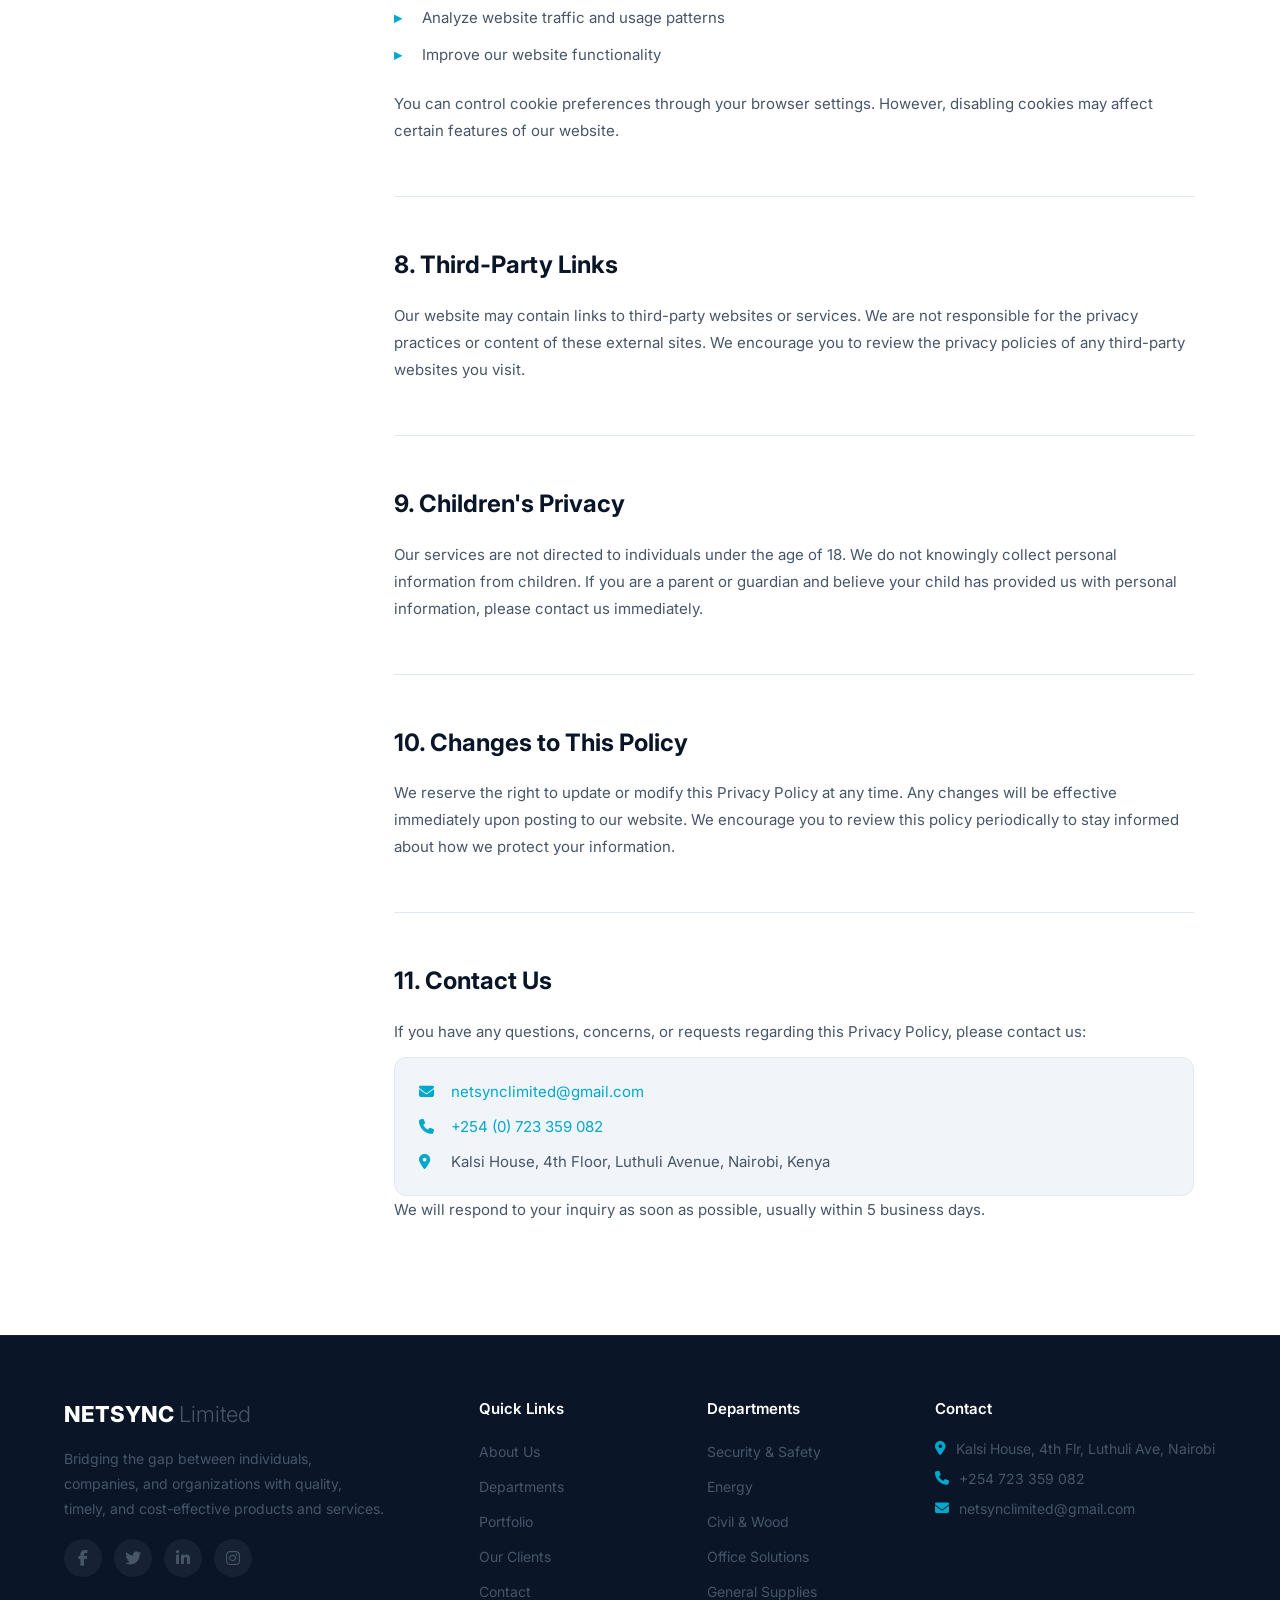
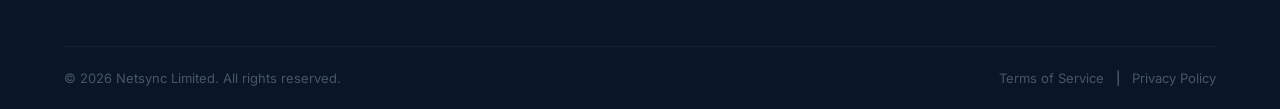
<file: privacy.html>
<!DOCTYPE html>
<html lang="en">
<head>
    <meta charset="UTF-8" />
    <meta name="viewport" content="width=device-width, initial-scale=1.0" />
    
    <!-- SEO Meta Tags -->
    <title>Privacy Policy - Netsync Limited</title>
    <meta name="description" content="Privacy Policy for Netsync Limited. Learn how we collect, use, and protect your personal information." />
    <meta name="robots" content="index, follow" />
    
    <!-- Open Graph Tags -->
    <meta property="og:title" content="Privacy Policy - Netsync Limited" />
    <meta property="og:description" content="Learn how Netsync Limited collects, uses, and protects your personal information." />
    <meta property="og:type" content="website" />
    <meta property="og:url" content="https://netsync-ltd.vercel.app/privacy.html" />
    
    <!-- Favicon -->
    <link rel="icon" type="image/x-icon" href="assets/images/favicon.jpg" />
    
    <!-- Google Fonts -->
    <link rel="preconnect" href="https://fonts.googleapis.com" />
    <link rel="preconnect" href="https://fonts.gstatic.com" crossorigin />
    <link href="https://fonts.googleapis.com/css2?family=Inter:wght@300;400;600;700;800;900&display=swap" rel="stylesheet" />
    
    <!-- Font Awesome Icons -->
    <link rel="stylesheet" href="https://cdnjs.cloudflare.com/ajax/libs/font-awesome/6.5.0/css/all.min.css" />
    
    <!-- External CSS -->
    <link rel="stylesheet" href="css/style.css" />
</head>
<body>
    <!-- ===== LOADING SCREEN ===== -->
    <div id="loader" aria-hidden="true">
        <div class="loader-spinner"></div>
        <p>Loading...</p>
    </div>

    <!-- ===== NAVIGATION ===== -->
    <header id="navbar" role="navigation" aria-label="Main navigation" style="background: rgba(255, 255, 255, 0.95); backdrop-filter: blur(20px); -webkit-backdrop-filter: blur(20px); box-shadow: 0 4px 30px rgba(0, 0, 0, 0.06);">
        <nav class="nav-container">
            <div class="nav-logo">
                <a href="index.html" aria-label="Netsync Limited Home">
                    <span class="logo-text" style="color: #0A1628 !important;">NETSYNC</span>
                    <span class="logo-sub" style="color: #64748b !important;">Limited</span>
                </a>
            </div>
            
            <button class="nav-toggle" id="navToggle" aria-label="Toggle navigation menu" aria-expanded="false">
                <span class="hamburger-line" style="background: #0A1628 !important;"></span>
                <span class="hamburger-line" style="background: #0A1628 !important;"></span>
                <span class="hamburger-line" style="background: #0A1628 !important;"></span>
            </button>
            
            <ul class="nav-menu" id="navMenu" role="menubar">
                <li role="none"><a href="index.html#about" role="menuitem" style="color: #0A1628 !important;">About</a></li>
                <li role="none"><a href="index.html#departments" role="menuitem" style="color: #0A1628 !important;">Departments</a></li>
                <li role="none"><a href="portfolio.html" role="menuitem" style="color: #0A1628 !important;" class="active">Portfolio</a></li>
                <li role="none"><a href="index.html#clients" role="menuitem" style="color: #0A1628 !important;">Clients</a></li>
                <li role="none"><a href="index.html#contact" role="menuitem" class="nav-cta" style="background: linear-gradient(135deg, #00A8CC, #0088A8) !important; color: #FFFFFF !important;">Get a Quote</a></li>
            </ul>
        </nav>
    </header>
    <!-- ===== PAGE HERO ===== -->
    <section class="legal-hero">
        <div class="container">
            <div class="legal-hero-content">
                <span class="section-tag">Privacy</span>
                <h1>Privacy Policy</h1>
                <div class="section-divider"></div>
                <p class="legal-hero-subtitle">
                    How we collect, use, and protect your personal information.
                </p>
                <div class="legal-meta">
                    <span><i class="fas fa-calendar-alt" aria-hidden="true"></i> Last Updated: July 2026</span>
                    <span><i class="fas fa-clock" aria-hidden="true"></i> Effective: Immediately</span>
                </div>
            </div>
        </div>
    </section>

    <!-- ===== PRIVACY CONTENT ===== -->
    <section class="legal-content">
        <div class="container">
            <div class="legal-wrapper">
                <div class="legal-sidebar">
                    <div class="legal-toc">
                        <h3>Contents</h3>
                        <ul>
                            <li><a href="#section-1">1. Introduction</a></li>
                            <li><a href="#section-2">2. Information We Collect</a></li>
                            <li><a href="#section-3">3. How We Use Your Information</a></li>
                            <li><a href="#section-4">4. Information Sharing</a></li>
                            <li><a href="#section-5">5. Data Security</a></li>
                            <li><a href="#section-6">6. Your Rights</a></li>
                            <li><a href="#section-7">7. Cookies</a></li>
                            <li><a href="#section-8">8. Third-Party Links</a></li>
                            <li><a href="#section-9">9. Children's Privacy</a></li>
                            <li><a href="#section-10">10. Changes to Policy</a></li>
                            <li><a href="#section-11">11. Contact Us</a></li>
                        </ul>
                    </div>
                </div>

                <div class="legal-body">
                    <div id="section-1" class="legal-section">
                        <h2>1. Introduction</h2>
                        <p>
                            At <strong>Netsync Limited</strong> ("we," "us," or "our"), we are committed to protecting 
                            your privacy and safeguarding your personal information. This Privacy Policy explains how 
                            we collect, use, disclose, and protect your information when you visit our website or use 
                            our services.
                        </p>
                        <p>
                            By using our website and services, you consent to the collection and use of your information 
                            as described in this Privacy Policy.
                        </p>
                    </div>

                    <div id="section-2" class="legal-section">
                        <h2>2. Information We Collect</h2>
                        <p>
                            We may collect the following types of information:
                        </p>
                        <ul class="legal-list">
                            <li><strong>Personal Information:</strong> Name, email address, phone number, company name, and other details you provide through our contact forms or service requests.</li>
                            <li><strong>Usage Information:</strong> Information about how you interact with our website, including pages visited, time spent, and referring URLs.</li>
                            <li><strong>Device Information:</strong> IP address, browser type, operating system, and device identifiers.</li>
                            <li><strong>Communication Records:</strong> Records of your correspondence with us, including emails, calls, and messages.</li>
                            <li><strong>Service Information:</strong> Details about the services you request or purchase from us.</li>
                        </ul>
                    </div>

                    <div id="section-3" class="legal-section">
                        <h2>3. How We Use Your Information</h2>
                        <p>
                            We use your information for the following purposes:
                        </p>
                        <ul class="legal-list">
                            <li><strong>Service Delivery:</strong> To provide, maintain, and improve our services.</li>
                            <li><strong>Communication:</strong> To respond to your inquiries, send service updates, and provide customer support.</li>
                            <li><strong>Quote Requests:</strong> To prepare and send formal quotes for our services.</li>
                            <li><strong>Marketing:</strong> To send promotional materials, newsletters, and information about our services (you may opt out at any time).</li>
                            <li><strong>Analytics:</strong> To understand how our website is used and improve user experience.</li>
                            <li><strong>Legal Compliance:</strong> To comply with applicable laws, regulations, and legal processes.</li>
                        </ul>
                    </div>

                    <div id="section-4" class="legal-section">
                        <h2>4. Information Sharing</h2>
                        <p>
                            We do not sell, trade, or rent your personal information to third parties. However, we may 
                            share your information in the following circumstances:
                        </p>
                        <ul class="legal-list">
                            <li><strong>Service Providers:</strong> With trusted third-party vendors who assist us in operating our website and providing services.</li>
                            <li><strong>Legal Requirements:</strong> When required by law, court order, or government regulation.</li>
                            <li><strong>Business Transfers:</strong> In connection with a merger, acquisition, or sale of assets.</li>
                            <li><strong>With Your Consent:</strong> When you have given us explicit consent to share your information.</li>
                        </ul>
                    </div>

                    <div id="section-5" class="legal-section">
                        <h2>5. Data Security</h2>
                        <p>
                            We implement appropriate technical and organizational measures to protect your personal 
                            information against unauthorized access, alteration, disclosure, or destruction. These include:
                        </p>
                        <ul class="legal-list">
                            <li>Secure servers and data encryption</li>
                            <li>Access controls and authentication measures</li>
                            <li>Regular security assessments and updates</li>
                            <li>Staff training on data protection</li>
                        </ul>
                        <p>
                            While we strive to protect your information, no method of transmission over the internet 
                            is 100% secure. We cannot guarantee absolute security.
                        </p>
                    </div>

                    <div id="section-6" class="legal-section">
                        <h2>6. Your Rights</h2>
                        <p>
                            You have the following rights regarding your personal information:
                        </p>
                        <ul class="legal-list">
                            <li><strong>Access:</strong> Request a copy of the personal information we hold about you.</li>
                            <li><strong>Correction:</strong> Request corrections to inaccurate or incomplete information.</li>
                            <li><strong>Deletion:</strong> Request deletion of your personal information, subject to legal obligations.</li>
                            <li><strong>Objection:</strong> Object to the processing of your information for marketing purposes.</li>
                            <li><strong>Data Portability:</strong> Request transfer of your information to another service provider.</li>
                        </ul>
                        <p>
                            To exercise any of these rights, please contact us using the information provided below.
                        </p>
                    </div>

                    <div id="section-7" class="legal-section">
                        <h2>7. Cookies</h2>
                        <p>
                            Our website uses cookies to enhance your browsing experience. Cookies are small text files 
                            stored on your device that help us:
                        </p>
                        <ul class="legal-list">
                            <li>Remember your preferences and settings</li>
                            <li>Analyze website traffic and usage patterns</li>
                            <li>Improve our website functionality</li>
                        </ul>
                        <p>
                            You can control cookie preferences through your browser settings. However, disabling cookies 
                            may affect certain features of our website.
                        </p>
                    </div>

                    <div id="section-8" class="legal-section">
                        <h2>8. Third-Party Links</h2>
                        <p>
                            Our website may contain links to third-party websites or services. We are not responsible 
                            for the privacy practices or content of these external sites. We encourage you to review the 
                            privacy policies of any third-party websites you visit.
                        </p>
                    </div>

                    <div id="section-9" class="legal-section">
                        <h2>9. Children's Privacy</h2>
                        <p>
                            Our services are not directed to individuals under the age of 18. We do not knowingly collect 
                            personal information from children. If you are a parent or guardian and believe your child 
                            has provided us with personal information, please contact us immediately.
                        </p>
                    </div>

                    <div id="section-10" class="legal-section">
                        <h2>10. Changes to This Policy</h2>
                        <p>
                            We reserve the right to update or modify this Privacy Policy at any time. Any changes will 
                            be effective immediately upon posting to our website. We encourage you to review this 
                            policy periodically to stay informed about how we protect your information.
                        </p>
                    </div>

                    <div id="section-11" class="legal-section">
                        <h2>11. Contact Us</h2>
                        <p>
                            If you have any questions, concerns, or requests regarding this Privacy Policy, please 
                            contact us:
                        </p>
                        <div class="legal-contact">
                            <p>
                                <i class="fas fa-envelope" aria-hidden="true"></i>
                                <a href="mailto:netsynclimited@gmail.com">netsynclimited@gmail.com</a>
                            </p>
                            <p>
                                <i class="fas fa-phone" aria-hidden="true"></i>
                                <a href="tel:+254723359082">+254 (0) 723 359 082</a>
                            </p>
                            <p>
                                <i class="fas fa-map-marker-alt" aria-hidden="true"></i>
                                Kalsi House, 4th Floor, Luthuli Avenue, Nairobi, Kenya
                            </p>
                        </div>
                        <p>
                            We will respond to your inquiry as soon as possible, usually within 5 business days.
                        </p>
                    </div>
                </div>
            </div>
        </div>
    </section>

    <!-- ===== FOOTER ===== -->
    <footer class="footer">
        <div class="container">
            <div class="footer-grid">
                <div class="footer-brand">
                    <h3>NETSYNC <span>Limited</span></h3>
                    <p>
                        Bridging the gap between individuals, companies, and organizations 
                        with quality, timely, and cost-effective products and services.
                    </p>
                    <div class="footer-social">
                        <a href="#" aria-label="Facebook"><i class="fab fa-facebook-f" aria-hidden="true"></i></a>
                        <a href="#" aria-label="Twitter"><i class="fab fa-twitter" aria-hidden="true"></i></a>
                        <a href="#" aria-label="LinkedIn"><i class="fab fa-linkedin-in" aria-hidden="true"></i></a>
                        <a href="#" aria-label="Instagram"><i class="fab fa-instagram" aria-hidden="true"></i></a>
                    </div>
                </div>
                
                <div class="footer-links">
                    <h4>Quick Links</h4>
                    <ul>
                        <li><a href="index.html#about">About Us</a></li>
                        <li><a href="index.html#departments">Departments</a></li>
                        <li><a href="portfolio.html">Portfolio</a></li>
                        <li><a href="index.html#clients">Our Clients</a></li>
                        <li><a href="index.html#contact">Contact</a></li>
                    </ul>
                </div>
                
                <div class="footer-departments">
                    <h4>Departments</h4>
                    <ul>
                        <li><a href="index.html#departments">Security &amp; Safety</a></li>
                        <li><a href="index.html#departments">Energy</a></li>
                        <li><a href="index.html#departments">Civil &amp; Wood</a></li>
                        <li><a href="index.html#departments">Office Solutions</a></li>
                        <li><a href="index.html#departments">General Supplies</a></li>
                    </ul>
                </div>
                
                <div class="footer-contact">
                    <h4>Contact</h4>
                    <ul>
                        <li><i class="fas fa-map-marker-alt" aria-hidden="true"></i> Kalsi House, 4th Flr, Luthuli Ave, Nairobi</li>
                        <li><i class="fas fa-phone" aria-hidden="true"></i> +254 723 359 082</li>
                        <li><i class="fas fa-envelope" aria-hidden="true"></i> netsynclimited@gmail.com</li>
                    </ul>
                </div>
            </div>
            
            <div class="footer-bottom">
                <p>&copy; 2026 Netsync Limited. All rights reserved.</p>
                <div class="footer-legal">
                    <a href="terms.html">Terms of Service</a>
                    <span>|</span>
                    <a href="privacy.html">Privacy Policy</a>
                </div>
            </div>
        </div>
    </footer>

    <!-- ===== WHATSAPP FLOATING BUTTON ===== -->
    <a href="https://wa.me/254723359082?text=Hi%20Netsync%2C%20I'd%20like%20to%20inquire%20about%20your%20services." 
       class="whatsapp-float" 
       target="_blank" 
       rel="noopener noreferrer" 
       aria-label="Chat on WhatsApp">
        <i class="fab fa-whatsapp" aria-hidden="true"></i>
    </a>

    <!-- ===== EXTERNAL JAVASCRIPT ===== -->
    <script src="js/script.js"></script>
</body>
</html>
</file>
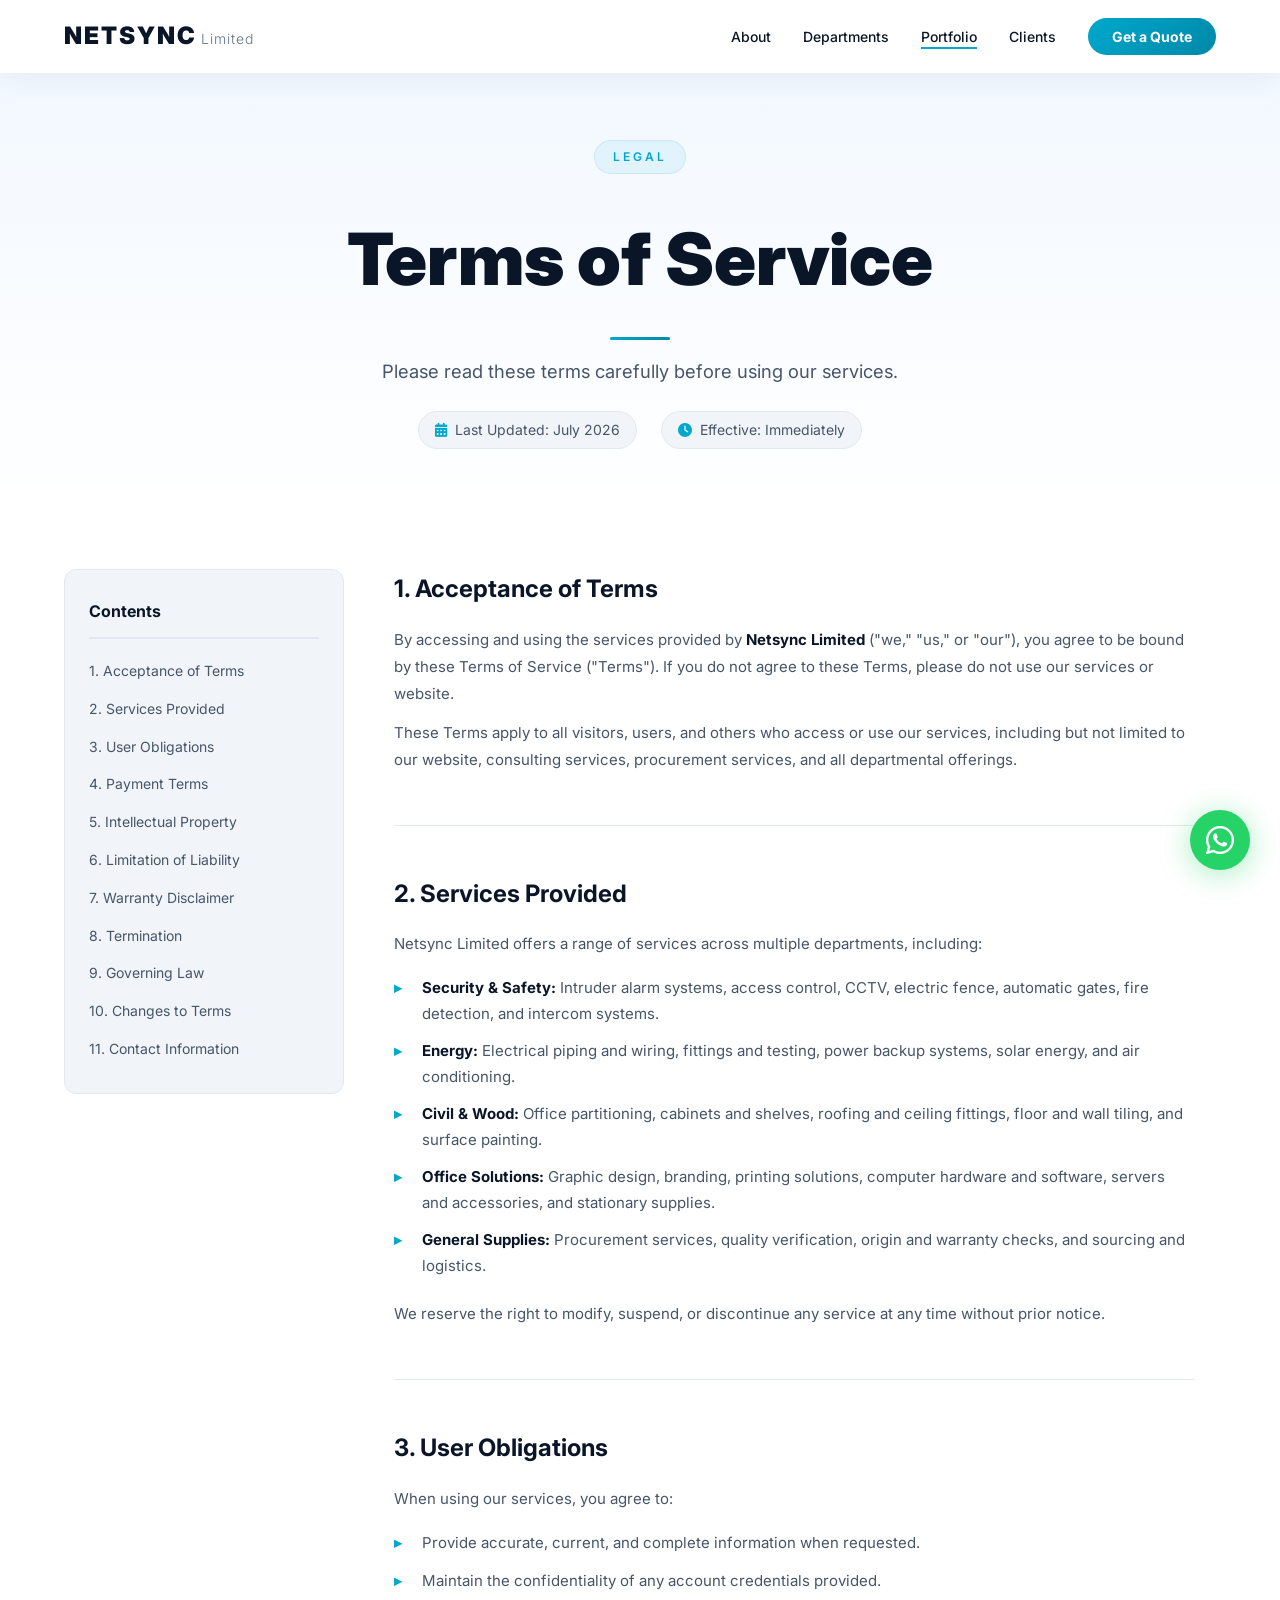
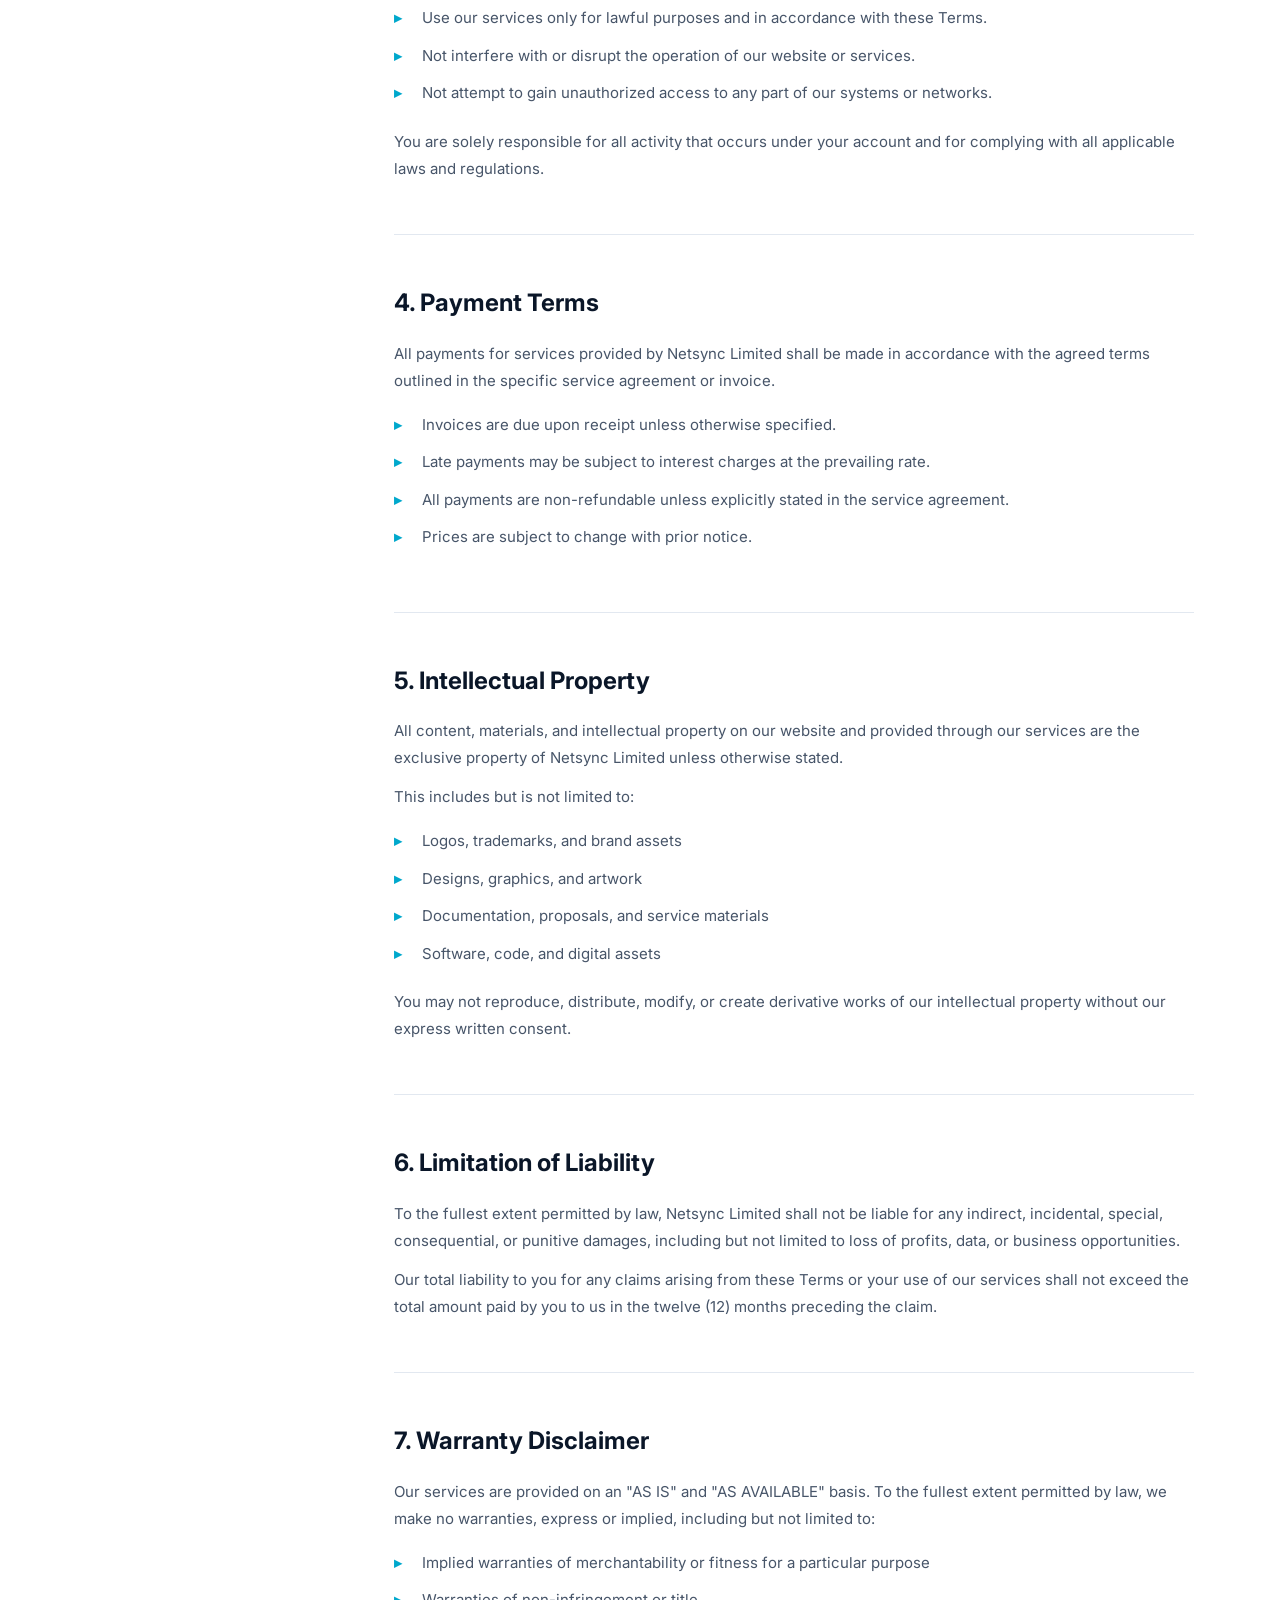
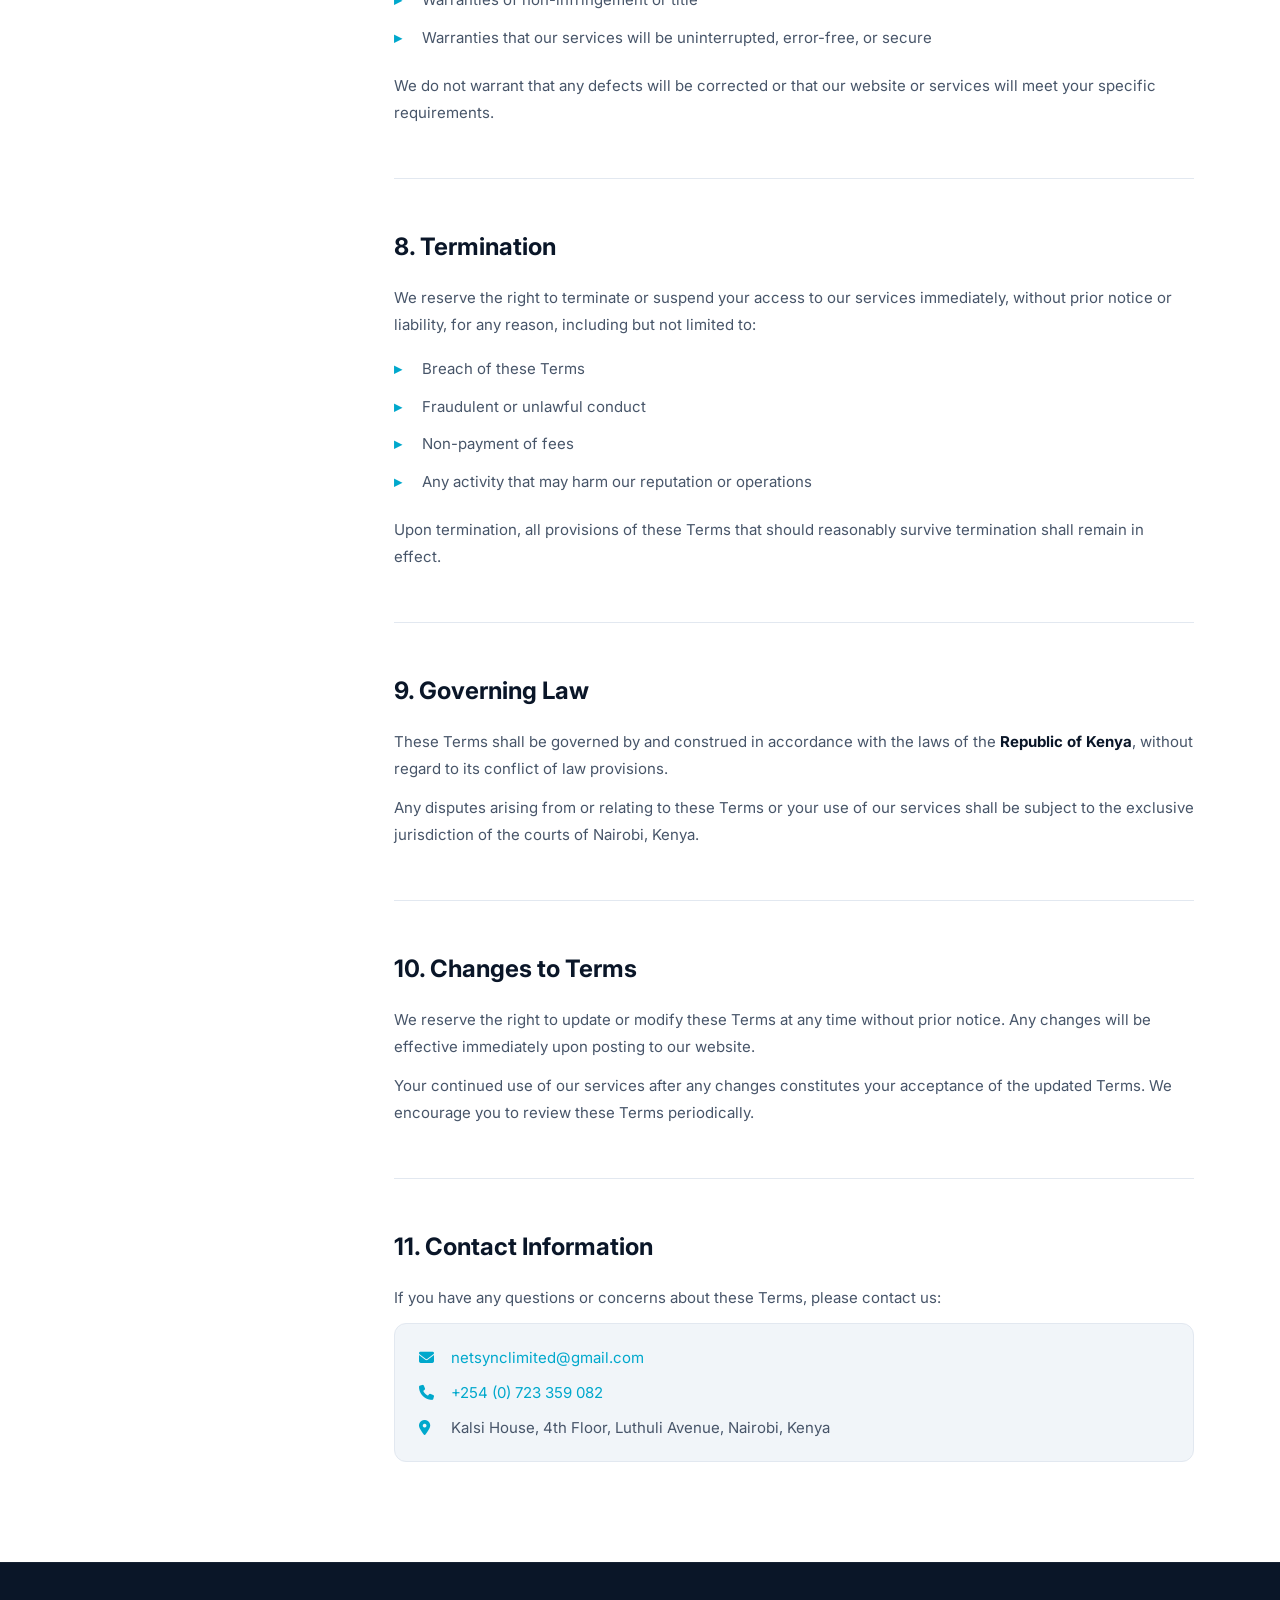
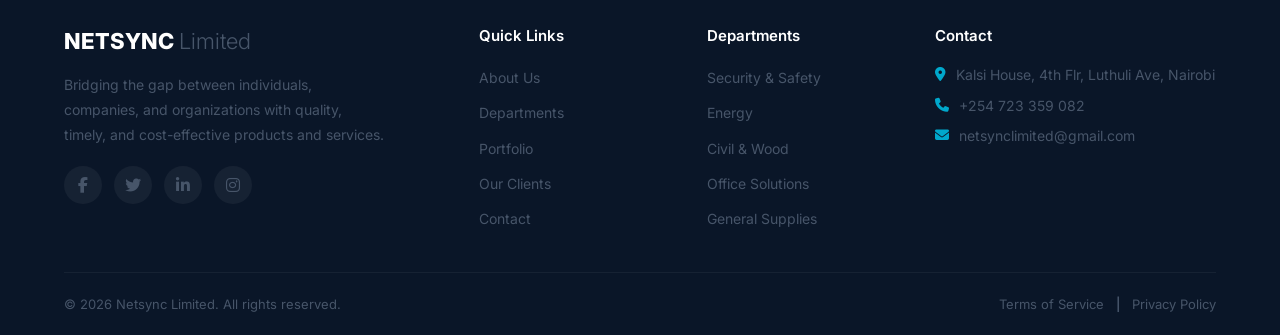
<file: terms.html>
<!DOCTYPE html>
<html lang="en">
<head>
    <meta charset="UTF-8" />
    <meta name="viewport" content="width=device-width, initial-scale=1.0" />
    
    <!-- SEO Meta Tags -->
    <title>Terms of Service - Netsync Limited</title>
    <meta name="description" content="Terms of Service for Netsync Limited. Read our terms and conditions for using our services and website." />
    <meta name="robots" content="index, follow" />
    
    <!-- Open Graph Tags -->
    <meta property="og:title" content="Terms of Service - Netsync Limited" />
    <meta property="og:description" content="Terms and conditions for using Netsync Limited's services and website." />
    <meta property="og:type" content="website" />
    <meta property="og:url" content="https://netsync-ltd.vercel.app/terms.html" />
    
    <!-- Favicon -->
   <link rel="icon" type="image/x-icon" href="assets/images/favicon.jpg" />
    
    <!-- Google Fonts -->
    <link rel="preconnect" href="https://fonts.googleapis.com" />
    <link rel="preconnect" href="https://fonts.gstatic.com" crossorigin />
    <link href="https://fonts.googleapis.com/css2?family=Inter:wght@300;400;600;700;800;900&display=swap" rel="stylesheet" />
    
    <!-- Font Awesome Icons -->
    <link rel="stylesheet" href="https://cdnjs.cloudflare.com/ajax/libs/font-awesome/6.5.0/css/all.min.css" />
    
    <!-- External CSS -->
    <link rel="stylesheet" href="css/style.css" />
</head>
<body>
    <!-- ===== LOADING SCREEN ===== -->
    <div id="loader" aria-hidden="true">
        <div class="loader-spinner"></div>
        <p>Loading...</p>
    </div>

    <!-- ===== NAVIGATION ===== -->
    <header id="navbar" role="navigation" aria-label="Main navigation" style="background: rgba(255, 255, 255, 0.95); backdrop-filter: blur(20px); -webkit-backdrop-filter: blur(20px); box-shadow: 0 4px 30px rgba(0, 0, 0, 0.06);">
        <nav class="nav-container">
            <div class="nav-logo">
                <a href="index.html" aria-label="Netsync Limited Home">
                    <span class="logo-text" style="color: #0A1628 !important;">NETSYNC</span>
                    <span class="logo-sub" style="color: #64748b !important;">Limited</span>
                </a>
            </div>
            
            <button class="nav-toggle" id="navToggle" aria-label="Toggle navigation menu" aria-expanded="false">
                <span class="hamburger-line" style="background: #0A1628 !important;"></span>
                <span class="hamburger-line" style="background: #0A1628 !important;"></span>
                <span class="hamburger-line" style="background: #0A1628 !important;"></span>
            </button>
            
            <ul class="nav-menu" id="navMenu" role="menubar">
                <li role="none"><a href="index.html#about" role="menuitem" style="color: #0A1628 !important;">About</a></li>
                <li role="none"><a href="index.html#departments" role="menuitem" style="color: #0A1628 !important;">Departments</a></li>
                <li role="none"><a href="portfolio.html" role="menuitem" style="color: #0A1628 !important;" class="active">Portfolio</a></li>
                <li role="none"><a href="index.html#clients" role="menuitem" style="color: #0A1628 !important;">Clients</a></li>
                <li role="none"><a href="index.html#contact" role="menuitem" class="nav-cta" style="background: linear-gradient(135deg, #00A8CC, #0088A8) !important; color: #FFFFFF !important;">Get a Quote</a></li>
            </ul>
        </nav>
    </header>

    <!-- ===== PAGE HERO ===== -->
    <section class="legal-hero">
        <div class="container">
            <div class="legal-hero-content">
                <span class="section-tag">Legal</span>
                <h1>Terms of Service</h1>
                <div class="section-divider"></div>
                <p class="legal-hero-subtitle">
                    Please read these terms carefully before using our services.
                </p>
                <div class="legal-meta">
                    <span><i class="fas fa-calendar-alt" aria-hidden="true"></i> Last Updated: July 2026</span>
                    <span><i class="fas fa-clock" aria-hidden="true"></i> Effective: Immediately</span>
                </div>
            </div>
        </div>
    </section>

    <!-- ===== TERMS CONTENT ===== -->
    <section class="legal-content">
        <div class="container">
            <div class="legal-wrapper">
                <div class="legal-sidebar">
                    <div class="legal-toc">
                        <h3>Contents</h3>
                        <ul>
                            <li><a href="#section-1">1. Acceptance of Terms</a></li>
                            <li><a href="#section-2">2. Services Provided</a></li>
                            <li><a href="#section-3">3. User Obligations</a></li>
                            <li><a href="#section-4">4. Payment Terms</a></li>
                            <li><a href="#section-5">5. Intellectual Property</a></li>
                            <li><a href="#section-6">6. Limitation of Liability</a></li>
                            <li><a href="#section-7">7. Warranty Disclaimer</a></li>
                            <li><a href="#section-8">8. Termination</a></li>
                            <li><a href="#section-9">9. Governing Law</a></li>
                            <li><a href="#section-10">10. Changes to Terms</a></li>
                            <li><a href="#section-11">11. Contact Information</a></li>
                        </ul>
                    </div>
                </div>

                <div class="legal-body">
                    <div id="section-1" class="legal-section">
                        <h2>1. Acceptance of Terms</h2>
                        <p>
                            By accessing and using the services provided by <strong>Netsync Limited</strong> ("we," "us," or "our"), 
                            you agree to be bound by these Terms of Service ("Terms"). If you do not agree to these Terms, 
                            please do not use our services or website.
                        </p>
                        <p>
                            These Terms apply to all visitors, users, and others who access or use our services, including 
                            but not limited to our website, consulting services, procurement services, and all departmental 
                            offerings.
                        </p>
                    </div>

                    <div id="section-2" class="legal-section">
                        <h2>2. Services Provided</h2>
                        <p>
                            Netsync Limited offers a range of services across multiple departments, including:
                        </p>
                        <ul class="legal-list">
                            <li><strong>Security &amp; Safety:</strong> Intruder alarm systems, access control, CCTV, electric fence, automatic gates, fire detection, and intercom systems.</li>
                            <li><strong>Energy:</strong> Electrical piping and wiring, fittings and testing, power backup systems, solar energy, and air conditioning.</li>
                            <li><strong>Civil &amp; Wood:</strong> Office partitioning, cabinets and shelves, roofing and ceiling fittings, floor and wall tiling, and surface painting.</li>
                            <li><strong>Office Solutions:</strong> Graphic design, branding, printing solutions, computer hardware and software, servers and accessories, and stationary supplies.</li>
                            <li><strong>General Supplies:</strong> Procurement services, quality verification, origin and warranty checks, and sourcing and logistics.</li>
                        </ul>
                        <p>
                            We reserve the right to modify, suspend, or discontinue any service at any time without prior notice.
                        </p>
                    </div>

                    <div id="section-3" class="legal-section">
                        <h2>3. User Obligations</h2>
                        <p>
                            When using our services, you agree to:
                        </p>
                        <ul class="legal-list">
                            <li>Provide accurate, current, and complete information when requested.</li>
                            <li>Maintain the confidentiality of any account credentials provided.</li>
                            <li>Use our services only for lawful purposes and in accordance with these Terms.</li>
                            <li>Not interfere with or disrupt the operation of our website or services.</li>
                            <li>Not attempt to gain unauthorized access to any part of our systems or networks.</li>
                        </ul>
                        <p>
                            You are solely responsible for all activity that occurs under your account and for complying 
                            with all applicable laws and regulations.
                        </p>
                    </div>

                    <div id="section-4" class="legal-section">
                        <h2>4. Payment Terms</h2>
                        <p>
                            All payments for services provided by Netsync Limited shall be made in accordance with the 
                            agreed terms outlined in the specific service agreement or invoice.
                        </p>
                        <ul class="legal-list">
                            <li>Invoices are due upon receipt unless otherwise specified.</li>
                            <li>Late payments may be subject to interest charges at the prevailing rate.</li>
                            <li>All payments are non-refundable unless explicitly stated in the service agreement.</li>
                            <li>Prices are subject to change with prior notice.</li>
                        </ul>
                    </div>

                    <div id="section-5" class="legal-section">
                        <h2>5. Intellectual Property</h2>
                        <p>
                            All content, materials, and intellectual property on our website and provided through our 
                            services are the exclusive property of Netsync Limited unless otherwise stated.
                        </p>
                        <p>
                            This includes but is not limited to:
                        </p>
                        <ul class="legal-list">
                            <li>Logos, trademarks, and brand assets</li>
                            <li>Designs, graphics, and artwork</li>
                            <li>Documentation, proposals, and service materials</li>
                            <li>Software, code, and digital assets</li>
                        </ul>
                        <p>
                            You may not reproduce, distribute, modify, or create derivative works of our intellectual 
                            property without our express written consent.
                        </p>
                    </div>

                    <div id="section-6" class="legal-section">
                        <h2>6. Limitation of Liability</h2>
                        <p>
                            To the fullest extent permitted by law, Netsync Limited shall not be liable for any indirect, 
                            incidental, special, consequential, or punitive damages, including but not limited to loss 
                            of profits, data, or business opportunities.
                        </p>
                        <p>
                            Our total liability to you for any claims arising from these Terms or your use of our services 
                            shall not exceed the total amount paid by you to us in the twelve (12) months preceding the claim.
                        </p>
                    </div>

                    <div id="section-7" class="legal-section">
                        <h2>7. Warranty Disclaimer</h2>
                        <p>
                            Our services are provided on an "AS IS" and "AS AVAILABLE" basis. To the fullest extent 
                            permitted by law, we make no warranties, express or implied, including but not limited to:
                        </p>
                        <ul class="legal-list">
                            <li>Implied warranties of merchantability or fitness for a particular purpose</li>
                            <li>Warranties of non-infringement or title</li>
                            <li>Warranties that our services will be uninterrupted, error-free, or secure</li>
                        </ul>
                        <p>
                            We do not warrant that any defects will be corrected or that our website or services will 
                            meet your specific requirements.
                        </p>
                    </div>

                    <div id="section-8" class="legal-section">
                        <h2>8. Termination</h2>
                        <p>
                            We reserve the right to terminate or suspend your access to our services immediately, 
                            without prior notice or liability, for any reason, including but not limited to:
                        </p>
                        <ul class="legal-list">
                            <li>Breach of these Terms</li>
                            <li>Fraudulent or unlawful conduct</li>
                            <li>Non-payment of fees</li>
                            <li>Any activity that may harm our reputation or operations</li>
                        </ul>
                        <p>
                            Upon termination, all provisions of these Terms that should reasonably survive termination 
                            shall remain in effect.
                        </p>
                    </div>

                    <div id="section-9" class="legal-section">
                        <h2>9. Governing Law</h2>
                        <p>
                            These Terms shall be governed by and construed in accordance with the laws of the 
                            <strong>Republic of Kenya</strong>, without regard to its conflict of law provisions.
                        </p>
                        <p>
                            Any disputes arising from or relating to these Terms or your use of our services shall be 
                            subject to the exclusive jurisdiction of the courts of Nairobi, Kenya.
                        </p>
                    </div>

                    <div id="section-10" class="legal-section">
                        <h2>10. Changes to Terms</h2>
                        <p>
                            We reserve the right to update or modify these Terms at any time without prior notice. 
                            Any changes will be effective immediately upon posting to our website.
                        </p>
                        <p>
                            Your continued use of our services after any changes constitutes your acceptance of the 
                            updated Terms. We encourage you to review these Terms periodically.
                        </p>
                    </div>

                    <div id="section-11" class="legal-section">
                        <h2>11. Contact Information</h2>
                        <p>
                            If you have any questions or concerns about these Terms, please contact us:
                        </p>
                        <div class="legal-contact">
                            <p>
                                <i class="fas fa-envelope" aria-hidden="true"></i>
                                <a href="mailto:netsynclimited@gmail.com">netsynclimited@gmail.com</a>
                            </p>
                            <p>
                                <i class="fas fa-phone" aria-hidden="true"></i>
                                <a href="tel:+254723359082">+254 (0) 723 359 082</a>
                            </p>
                            <p>
                                <i class="fas fa-map-marker-alt" aria-hidden="true"></i>
                                Kalsi House, 4th Floor, Luthuli Avenue, Nairobi, Kenya
                            </p>
                        </div>
                    </div>
                </div>
            </div>
        </div>
    </section>

    <!-- ===== FOOTER ===== -->
    <footer class="footer">
        <div class="container">
            <div class="footer-grid">
                <div class="footer-brand">
                    <h3>NETSYNC <span>Limited</span></h3>
                    <p>
                        Bridging the gap between individuals, companies, and organizations 
                        with quality, timely, and cost-effective products and services.
                    </p>
                    <div class="footer-social">
                        <a href="#" aria-label="Facebook"><i class="fab fa-facebook-f" aria-hidden="true"></i></a>
                        <a href="#" aria-label="Twitter"><i class="fab fa-twitter" aria-hidden="true"></i></a>
                        <a href="#" aria-label="LinkedIn"><i class="fab fa-linkedin-in" aria-hidden="true"></i></a>
                        <a href="#" aria-label="Instagram"><i class="fab fa-instagram" aria-hidden="true"></i></a>
                    </div>
                </div>
                
                <div class="footer-links">
                    <h4>Quick Links</h4>
                    <ul>
                        <li><a href="index.html#about">About Us</a></li>
                        <li><a href="index.html#departments">Departments</a></li>
                        <li><a href="portfolio.html">Portfolio</a></li>
                        <li><a href="index.html#clients">Our Clients</a></li>
                        <li><a href="index.html#contact">Contact</a></li>
                    </ul>
                </div>
                
                <div class="footer-departments">
                    <h4>Departments</h4>
                    <ul>
                        <li><a href="index.html#departments">Security &amp; Safety</a></li>
                        <li><a href="index.html#departments">Energy</a></li>
                        <li><a href="index.html#departments">Civil &amp; Wood</a></li>
                        <li><a href="index.html#departments">Office Solutions</a></li>
                        <li><a href="index.html#departments">General Supplies</a></li>
                    </ul>
                </div>
                
                <div class="footer-contact">
                    <h4>Contact</h4>
                    <ul>
                        <li><i class="fas fa-map-marker-alt" aria-hidden="true"></i> Kalsi House, 4th Flr, Luthuli Ave, Nairobi</li>
                        <li><i class="fas fa-phone" aria-hidden="true"></i> +254 723 359 082</li>
                        <li><i class="fas fa-envelope" aria-hidden="true"></i> netsynclimited@gmail.com</li>
                    </ul>
                </div>
            </div>
            
            <div class="footer-bottom">
                <p>&copy; 2026 Netsync Limited. All rights reserved.</p>
                <div class="footer-legal">
                    <a href="terms.html">Terms of Service</a>
                    <span>|</span>
                    <a href="privacy.html">Privacy Policy</a>
                </div>
            </div>
        </div>
    </footer>

    <!-- ===== WHATSAPP FLOATING BUTTON ===== -->
    <a href="https://wa.me/254723359082?text=Hi%20Netsync%2C%20I'd%20like%20to%20inquire%20about%20your%20services." 
       class="whatsapp-float" 
       target="_blank" 
       rel="noopener noreferrer" 
       aria-label="Chat on WhatsApp">
        <i class="fab fa-whatsapp" aria-hidden="true"></i>
    </a>

    <!-- ===== EXTERNAL JAVASCRIPT ===== -->
    <script src="js/script.js"></script>
</body>
</html>
</file>
<file: css/style.css>
/* ============================================================
   CSS VARIABLES & RESET - WHITE THEME
   ============================================================ */
:root {
    --primary-dark: #0A1628;
    --primary-mid: #f8fafc;
    --primary-light: #e2e8f0;
    --accent-cyan: #00A8CC;
    --accent-teal: #0088A8;
    --accent-glow: rgba(0, 168, 204, 0.25);
    --white: #FFFFFF;
    --gray-100: #f1f5f9;
    --gray-200: #e2e8f0;
    --gray-300: #cbd5e1;
    --gray-400: #94a3b8;
    --gray-500: #64748b;
    --gray-600: #475569;
    --gray-700: #334155;
    --text-dark: #0A1628;
    --text-muted: #475569;
    --text-light: #64748b;
    --shadow-sm: 0 2px 20px rgba(0, 0, 0, 0.06);
    --shadow-md: 0 4px 30px rgba(0, 0, 0, 0.08);
    --shadow-lg: 0 10px 60px rgba(0, 0, 0, 0.1);
    --glass-bg: rgba(255, 255, 255, 0.8);
    --glass-border: rgba(0, 0, 0, 0.06);
    --radius: 12px;
    --transition: 0.4s cubic-bezier(0.25, 0.46, 0.45, 0.94);
    --font-primary: 'Inter', -apple-system, BlinkMacSystemFont, 'Segoe UI', sans-serif;
}

*,
*::before,
*::after {
    margin: 0;
    padding: 0;
    box-sizing: border-box;
}

html {
    scroll-behavior: smooth;
    -webkit-font-smoothing: antialiased;
    -moz-osx-font-smoothing: grayscale;
}

body {
    font-family: var(--font-primary);
    background-color: var(--white);
    color: var(--text-dark);
    line-height: 1.7;
    overflow-x: hidden;
}

img {
    max-width: 100%;
    height: auto;
    display: block;
}

a {
    color: var(--accent-cyan);
    text-decoration: none;
    transition: var(--transition);
}

a:hover {
    color: var(--accent-teal);
}

ul {
    list-style: none;
}

.container {
    width: 100%;
    max-width: 1200px;
    margin: 0 auto;
    padding: 0 24px;
}

/* ============================================================
   LOADING SCREEN
   ============================================================ */
#loader {
    position: fixed;
    inset: 0;
    z-index: 9999;
    display: flex;
    flex-direction: column;
    align-items: center;
    justify-content: center;
    background: var(--white);
    transition: opacity 0.8s ease, visibility 0.8s ease;
}

#loader.hidden {
    opacity: 0;
    visibility: hidden;
    pointer-events: none;
}

.loader-spinner {
    width: 60px;
    height: 60px;
    border: 3px solid rgba(0, 168, 204, 0.1);
    border-top-color: var(--accent-cyan);
    border-radius: 50%;
    animation: spin 1s linear infinite;
}

@keyframes spin {
    to {
        transform: rotate(360deg);
    }
}

#loader p {
    margin-top: 20px;
    font-size: 14px;
    color: var(--gray-400);
    letter-spacing: 2px;
    text-transform: uppercase;
}

/* ============================================================
   SECTION HEADERS
   ============================================================ */
.section-header {
    text-align: center;
    margin-bottom: 60px;
}

.section-tag {
    display: inline-block;
    font-size: 12px;
    font-weight: 600;
    letter-spacing: 3px;
    text-transform: uppercase;
    color: var(--accent-cyan);
    background: rgba(0, 168, 204, 0.08);
    padding: 6px 18px;
    border-radius: 50px;
    border: 1px solid rgba(0, 168, 204, 0.12);
    margin-bottom: 12px;
}

.section-title {
    font-size: clamp(2rem, 5vw, 3.2rem);
    font-weight: 800;
    line-height: 1.15;
    color: var(--text-dark);
}

.section-divider {
    width: 60px;
    height: 3px;
    background: linear-gradient(90deg, var(--accent-cyan), var(--accent-teal));
    margin: 16px auto 0;
    border-radius: 10px;
}

.section-subtitle {
    font-size: clamp(1rem, 1.2vw, 1.2rem);
    color: var(--text-muted);
    max-width: 600px;
    margin: 16px auto 0;
}

/* ============================================================
   BUTTONS
   ============================================================ */
.btn {
    display: inline-flex;
    align-items: center;
    gap: 10px;
    padding: 14px 34px;
    font-family: var(--font-primary);
    font-size: 16px;
    font-weight: 600;
    border: none;
    border-radius: 50px;
    cursor: pointer;
    transition: var(--transition);
    position: relative;
    overflow: hidden;
}

.btn i {
    font-size: 14px;
}

.btn-primary {
    background: linear-gradient(135deg, var(--accent-cyan), var(--accent-teal));
    color: var(--white);
    box-shadow: 0 4px 25px rgba(0, 168, 204, 0.3);
}

.btn-primary:hover {
    transform: translateY(-3px);
    box-shadow: 0 8px 40px rgba(0, 168, 204, 0.4);
    color: var(--white);
}

.btn-secondary {
    background: transparent;
    color: var(--text-dark);
    border: 2px solid var(--gray-300);
}

.btn-secondary:hover {
    background: var(--gray-100);
    border-color: var(--accent-cyan);
    transform: translateY(-3px);
    color: var(--text-dark);
}

.btn-full {
    width: 100%;
    justify-content: center;
}

/* ============================================================
   NAVIGATION
   ============================================================ */
#navbar {
    position: fixed;
    top: 0;
    left: 0;
    right: 0;
    z-index: 1000;
    padding: 16px 0;
    transition: var(--transition);
    background: transparent;
}

#navbar.scrolled {
    background: rgba(255, 255, 255, 0.95);
    backdrop-filter: blur(20px);
    -webkit-backdrop-filter: blur(20px);
    padding: 10px 0;
    box-shadow: 0 4px 30px rgba(0, 0, 0, 0.06);
}

.nav-container {
    display: flex;
    align-items: center;
    justify-content: space-between;
    max-width: 1200px;
    margin: 0 auto;
    padding: 0 24px;
}

.nav-logo a {
    display: flex;
    align-items: baseline;
    gap: 4px;
    color: var(--white);
}

.logo-text {
    font-size: 24px;
    font-weight: 900;
    letter-spacing: 2px;
    color: var(--white);
}

#navbar.scrolled .logo-text {
    color: var(--text-dark);
}

.logo-sub {
    font-size: 14px;
    font-weight: 300;
    color: rgba(255, 255, 255, 0.6);
    letter-spacing: 1px;
}

#navbar.scrolled .logo-sub {
    color: var(--gray-500);
}

.nav-toggle {
    display: none;
    flex-direction: column;
    gap: 5px;
    background: none;
    border: none;
    cursor: pointer;
    padding: 8px;
}

.hamburger-line {
    width: 28px;
    height: 2.5px;
    background: var(--white);
    border-radius: 10px;
    transition: var(--transition);
}

#navbar.scrolled .hamburger-line {
    background: var(--text-dark);
}

.nav-menu {
    display: flex;
    align-items: center;
    gap: 32px;
}

.nav-menu a {
    color: var(--white);
    font-size: 14px;
    font-weight: 500;
    position: relative;
    padding: 4px 0;
}

#navbar.scrolled .nav-menu a {
    color: var(--text-dark);
}

.nav-menu a::after {
    content: '';
    position: absolute;
    bottom: 0;
    left: 0;
    width: 0;
    height: 2px;
    background: var(--accent-cyan);
    transition: var(--transition);
}

.nav-menu a:hover::after,
.nav-menu a:focus::after,
.nav-menu a.active::after {
    width: 100%;
}

.nav-cta {
    background: linear-gradient(135deg, var(--accent-cyan), var(--accent-teal));
    color: var(--white) !important;
    padding: 10px 24px !important;
    border-radius: 50px;
    font-weight: 700 !important;
}

.nav-cta::after {
    display: none !important;
}

.nav-cta:hover {
    transform: translateY(-2px);
    box-shadow: 0 4px 20px rgba(0, 168, 204, 0.4);
    color: var(--white) !important;
}

/* Light Navbar (for portfolio, terms, privacy pages) */
#navbar.navbar-light {
    background: rgba(255, 255, 255, 0.95);
    backdrop-filter: blur(20px);
    -webkit-backdrop-filter: blur(20px);
    box-shadow: 0 4px 30px rgba(0, 0, 0, 0.06);
}

#navbar.navbar-light .logo-text {
    color: var(--text-dark);
}

#navbar.navbar-light .logo-sub {
    color: var(--gray-500);
}

#navbar.navbar-light .hamburger-line {
    background: var(--text-dark);
}

#navbar.navbar-light .nav-menu a {
    color: var(--text-dark);
}

#navbar.navbar-light .nav-menu a:hover,
#navbar.navbar-light .nav-menu a.active {
    color: var(--accent-cyan);
}

#navbar.navbar-light .nav-menu a::after {
    background: var(--accent-cyan);
}

#navbar.navbar-light .nav-cta {
    color: var(--white) !important;
}

#navbar.navbar-light .nav-cta:hover {
    color: var(--white) !important;
    box-shadow: 0 4px 20px rgba(0, 168, 204, 0.4);
}

/* ============================================================
   HERO SECTION
   ============================================================ */
.hero-section {
    position: relative;
    min-height: 100vh;
    display: flex;
    align-items: center;
    justify-content: center;
    overflow: hidden;
    padding: 100px 24px 60px;
}

.hero-overlay {
    position: absolute;
    inset: 0;
    background:
        radial-gradient(ellipse at 20% 50%, rgba(0, 168, 204, 0.06) 0%, transparent 60%),
        radial-gradient(ellipse at 80% 50%, rgba(0, 136, 168, 0.04) 0%, transparent 60%);
    z-index: 1;
}

.hero-binary-bg {
    position: absolute;
    inset: 0;
    z-index: 0;
    opacity: 0.04;
    background-image:
        repeating-linear-gradient(0deg,
            transparent,
            transparent 28px,
            rgba(0, 168, 204, 0.08) 28px,
            rgba(0, 168, 204, 0.08) 29px),
        repeating-linear-gradient(90deg,
            transparent,
            transparent 28px,
            rgba(0, 168, 204, 0.08) 28px,
            rgba(0, 168, 204, 0.08) 29px);
    background-size: 58px 58px;
    animation: binaryMove 20s linear infinite;
}

@keyframes binaryMove {
    0% {
        transform: translate(0, 0);
    }
    100% {
        transform: translate(58px, 58px);
    }
}

.hero-content {
    position: relative;
    z-index: 2;
    max-width: 900px;
    text-align: center;
}

.hero-badge {
    display: inline-flex;
    align-items: center;
    gap: 8px;
    font-size: 13px;
    font-weight: 500;
    color: var(--accent-cyan);
    background: rgba(0, 168, 204, 0.08);
    padding: 8px 20px;
    border-radius: 50px;
    border: 1px solid rgba(0, 168, 204, 0.12);
    margin-bottom: 24px;
}

.hero-title {
    font-size: clamp(2.4rem, 8vw, 5rem);
    font-weight: 900;
    line-height: 1.05;
    margin-bottom: 20px;
}

.typed-text {
    padding-right: 6px;
    animation: blink 0.8s step-end infinite;
}

@keyframes blink {
    50% {
        border-color: transparent;
    }
}

.hero-subtitle {
    font-size: clamp(1rem, 1.2vw, 1.25rem);
    max-width: 600px;
    margin: 0 auto 36px;
    line-height: 1.8;
}

.hero-buttons {
    display: flex;
    flex-wrap: wrap;
    gap: 16px;
    justify-content: center;
}

.hero-scroll-indicator {
    position: absolute;
    bottom: 30px;
    left: 50%;
    transform: translateX(-50%);
    z-index: 2;
    display: flex;
    flex-direction: column;
    align-items: center;
    gap: 6px;
    font-size: 12px;
    letter-spacing: 2px;
    text-transform: uppercase;
    animation: bounceDown 2s ease-in-out infinite;
}

@keyframes bounceDown {
    0%,
    100% {
        transform: translateX(-50%) translateY(0);
    }
    50% {
        transform: translateX(-50%) translateY(10px);
    }
}

/* ============================================================
   ABOUT SECTION - NEW LAYOUT
   ============================================================ */
.about-section {
    padding: 100px 0;
    background: var(--white);
}

.about-header {
    text-align: center;
    max-width: 800px;
    margin: 0 auto 60px;
}

.about-tag {
    display: inline-block;
    font-size: 12px;
    font-weight: 600;
    letter-spacing: 3px;
    text-transform: uppercase;
    color: var(--accent-cyan);
    background: rgba(0, 168, 204, 0.08);
    padding: 6px 18px;
    border-radius: 50px;
    border: 1px solid rgba(0, 168, 204, 0.12);
    margin-bottom: 16px;
}

.about-title {
    font-size: clamp(2rem, 4vw, 3rem);
    font-weight: 800;
    color: var(--text-dark);
    margin-bottom: 8px;
}

.about-divider {
    width: 50px;
    height: 3px;
    background: linear-gradient(90deg, var(--accent-cyan), var(--accent-teal));
    border-radius: 10px;
    margin: 0 auto 24px;
}

.about-intro {
    font-size: 1.05rem;
    color: var(--text-muted);
    line-height: 1.8;
    margin-bottom: 16px;
}

.about-intro strong {
    color: var(--text-dark);
}

/* Mission & Vision Cards */
.mission-vision-grid {
    display: grid;
    grid-template-columns: 1fr 1fr;
    gap: 30px;
    margin-bottom: 60px;
}

.mv-card {
    position: relative;
    border-radius: var(--radius);
    overflow: hidden;
    min-height: 300px;
    display: flex;
    align-items: center;
    transition: var(--transition);
    box-shadow: var(--shadow-sm);
}

.mv-card:hover {
    transform: translateY(-6px);
    box-shadow: var(--shadow-md);
}

.mv-bg {
    position: absolute;
    inset: 0;
    background-size: cover;
    background-position: center;
    transition: transform 0.6s ease;
    z-index: 1;
}

.mv-card:hover .mv-bg {
    transform: scale(1.05);
}

.mv-content {
    position: relative;
    z-index: 2;
    padding: 40px 36px;
    color: var(--white);
    width: 100%;
}

.mv-icon {
    display: inline-flex;
    align-items: center;
    justify-content: center;
    width: 56px;
    height: 56px;
    background: rgba(0, 168, 204, 0.2);
    border-radius: 50%;
    color: var(--accent-cyan);
    font-size: 24px;
    margin-bottom: 16px;
    border: 1px solid rgba(0, 168, 204, 0.2);
}

.mv-content h3 {
    font-size: 1.5rem;
    font-weight: 700;
    margin-bottom: 8px;
    color: var(--white);
}

.mv-content p {
    font-size: 1rem;
    color: rgba(255, 255, 255, 0.85);
    line-height: 1.7;
    max-width: 90%;
}

/* Founded & Core Values */
.about-bottom {
    display: grid;
    grid-template-columns: 280px 1fr;
    gap: 40px;
    align-items: center;
    background: var(--gray-100);
    border: 1px solid var(--gray-200);
    border-radius: var(--radius);
    padding: 40px 48px;
}

.founded-card {
    display: flex;
    flex-direction: column;
    align-items: center;
    justify-content: center;
    text-align: center;
    padding-right: 40px;
    border-right: 2px solid var(--gray-200);
}

.founded-number {
    font-size: 4rem;
    font-weight: 900;
    color: var(--accent-cyan);
    line-height: 1;
}

.founded-label {
    font-size: 1rem;
    font-weight: 600;
    color: var(--text-dark);
    text-transform: uppercase;
    letter-spacing: 2px;
    margin-top: 4px;
}

.founded-icon {
    margin-top: 8px;
    font-size: 20px;
    color: var(--accent-cyan);
    opacity: 0.5;
}

.values-list {
    display: grid;
    grid-template-columns: 1fr 1fr 1fr;
    gap: 16px;
}

.value-item {
    display: flex;
    align-items: center;
    gap: 10px;
    font-size: 0.95rem;
    color: var(--text-dark);
    padding: 8px 0;
}

.value-item i {
    color: var(--accent-cyan);
    font-size: 16px;
    flex-shrink: 0;
}

/* ============================================================
   FULL-WIDTH IMMERSIVE DEPARTMENT DESIGN
   ============================================================ */
.departments-wrapper {
    padding: 4rem 0 0 0;
    background: var(--white);
}

.dept-row {
    position: relative;
    min-height: 70vh;
    display: flex;
    align-items: center;
    overflow: hidden;
    margin-top: 4rem;
}

.dept-row:first-of-type {
    margin-top: 2rem;
}

.dept-bg {
    position: absolute;
    top: 0;
    left: 0;
    width: 100%;
    height: 100%;
    background-size: cover;
    background-position: center;
    transition: transform 0.8s ease;
    z-index: 1;
}

.dept-row:hover .dept-bg {
    transform: scale(1.04);
}

.dept-content {
    position: relative;
    z-index: 2;
    width: 100%;
}

.dept-info {
    max-width: 550px;
    background: rgba(5, 11, 20, 0.85);
    backdrop-filter: blur(16px);
    -webkit-backdrop-filter: blur(16px);
    padding: 3.5rem;
    border-left: 3px solid var(--accent-cyan);
    box-shadow: 0 8px 32px 0 rgba(0, 0, 0, 0.37);
    border-radius: 0 var(--radius) var(--radius) 0;
}

.dept-row.reverse .dept-info {
    margin-left: auto;
    border-left: none;
    border-right: 3px solid var(--accent-cyan);
    border-radius: var(--radius) 0 0 var(--radius);
}

.dept-number {
    font-size: 0.9rem;
    font-weight: 700;
    color: var(--accent-cyan);
    letter-spacing: 2px;
}

.dept-info h3 {
    font-size: 2rem;
    margin: 0.5rem 0 1rem;
    color: var(--white);
    font-weight: 700;
}

.dept-info p {
    color: var(--gray-400);
    margin-bottom: 2rem;
    line-height: 1.8;
}

.service-list {
    list-style: none;
    display: grid;
    grid-template-columns: repeat(auto-fit, minmax(220px, 1fr));
    gap: 1rem;
}

.service-list li {
    font-size: 0.95rem;
    color: rgba(255, 255, 255, 0.85);
    display: flex;
    align-items: center;
    gap: 0.75rem;
}

.service-list i {
    color: var(--accent-cyan);
    width: 20px;
    font-size: 14px;
}

/* ============================================================
   ENDLESS CLIENT MARQUEE STRIP
   ============================================================ */
.clients-section {
    padding: 6rem 0;
    background: var(--white);
}

.clients-section .section-header {
    margin-bottom: 40px;
}

.marquee-container {
    width: 100%;
    overflow: hidden;
    background: var(--primary-dark);
    padding: 2.5rem 0;
    border-top: 1px solid rgba(0, 212, 255, 0.15);
    border-bottom: 1px solid rgba(0, 212, 255, 0.15);
    position: relative;
}

.marquee-track {
    display: flex;
    width: max-content;
    animation: scrollMarquee 35s linear infinite;
    gap: 4rem;
}

.marquee-track span {
    font-size: 1.15rem;
    font-weight: 600;
    color: var(--gray-400);
    letter-spacing: 1px;
    transition: all 0.4s ease;
    cursor: default;
    white-space: nowrap;
}

.marquee-track span:hover {
    color: var(--accent-cyan);
    text-shadow: 0 0 10px rgba(0, 212, 255, 0.3);
}

@keyframes scrollMarquee {
    0% {
        transform: translateX(0);
    }
    100% {
        transform: translateX(-50%);
    }
}

/* ============================================================
   CONTACT SECTION
   ============================================================ */
.contact-section {
    padding: 100px 0;
    background: var(--gray-100);
}

.contact-wrapper {
    display: grid;
    grid-template-columns: 1fr 1.2fr;
    gap: 50px;
    align-items: start;
}

.contact-info {
    display: grid;
    grid-template-columns: 1fr 1fr;
    gap: 16px;
}

.info-card {
    display: flex;
    align-items: flex-start;
    gap: 14px;
    padding: 20px;
    background: var(--white);
    border: 1px solid var(--gray-200);
    border-radius: var(--radius);
    transition: var(--transition);
    box-shadow: var(--shadow-sm);
}

.info-card:hover {
    border-color: var(--accent-cyan);
    transform: translateY(-2px);
    box-shadow: var(--shadow-md);
}

.info-icon {
    display: flex;
    align-items: center;
    justify-content: center;
    width: 40px;
    height: 40px;
    background: rgba(0, 168, 204, 0.08);
    border-radius: 50%;
    color: var(--accent-cyan);
    font-size: 16px;
    flex-shrink: 0;
}

.info-card h4 {
    font-size: 14px;
    font-weight: 600;
    color: var(--text-dark);
    margin-bottom: 2px;
}

.info-card p,
.info-card a {
    font-size: 13px;
    color: var(--text-muted);
    line-height: 1.5;
}

.info-card a:hover {
    color: var(--accent-cyan);
}

.info-credentials {
    grid-column: 1 / -1;
    display: flex;
    flex-wrap: wrap;
    gap: 12px;
    margin-top: 8px;
}

.cred-badge {
    display: inline-flex;
    align-items: center;
    gap: 8px;
    padding: 10px 18px;
    background: rgba(0, 168, 204, 0.06);
    border: 1px solid rgba(0, 168, 204, 0.1);
    border-radius: 50px;
    font-size: 12px;
    color: var(--text-muted);
}

.cred-badge i {
    color: var(--accent-cyan);
}

/* Contact Form */
.contact-form-wrapper {
    background: var(--white);
    border: 1px solid var(--gray-200);
    border-radius: var(--radius);
    padding: 40px;
    box-shadow: var(--shadow-sm);
}

.contact-form-wrapper .form-group {
    margin-bottom: 20px;
}

.form-group label {
    display: block;
    font-size: 14px;
    font-weight: 500;
    color: var(--text-dark);
    margin-bottom: 6px;
}

.required {
    color: #ef4444;
}

.form-group input,
.form-group textarea {
    width: 100%;
    padding: 12px 16px;
    background: var(--gray-100);
    border: 2px solid var(--gray-200);
    border-radius: 8px;
    color: var(--text-dark);
    font-family: var(--font-primary);
    font-size: 15px;
    transition: var(--transition);
}

.form-group input:focus,
.form-group textarea:focus {
    outline: none;
    border-color: var(--accent-cyan);
    box-shadow: 0 0 0 3px rgba(0, 168, 204, 0.08);
    background: var(--white);
}

.form-group input::placeholder,
.form-group textarea::placeholder {
    color: var(--gray-400);
}

.form-group textarea {
    resize: vertical;
    min-height: 120px;
}

.form-row {
    display: grid;
    grid-template-columns: 1fr 1fr;
    gap: 20px;
}

.error-message {
    display: none;
    font-size: 12px;
    color: #ef4444;
    margin-top: 4px;
}

.form-group.error input,
.form-group.error textarea {
    border-color: #ef4444;
}

.form-group.error .error-message {
    display: block;
}

.form-quote-toggle {
    margin-top: 4px;
}

.checkbox-label {
    display: flex;
    align-items: center;
    gap: 12px;
    cursor: pointer;
    font-size: 14px;
    color: var(--text-muted);
}

.checkbox-label input {
    display: none;
}

.checkmark {
    display: inline-block;
    width: 20px;
    height: 20px;
    background: var(--gray-100);
    border: 2px solid var(--gray-300);
    border-radius: 4px;
    flex-shrink: 0;
    transition: var(--transition);
}

.checkbox-label input:checked+.checkmark {
    background: var(--accent-cyan);
    border-color: var(--accent-cyan);
    position: relative;
}

.checkbox-label input:checked+.checkmark::after {
    content: '✓';
    position: absolute;
    top: 50%;
    left: 50%;
    transform: translate(-50%, -50%);
    color: var(--white);
    font-size: 14px;
    font-weight: 700;
}

/* ============================================================
   MAP SECTION
   ============================================================ */
.map-section {
    padding: 80px 0 60px;
    background: var(--gray-100);
}

.map-wrapper {
    display: grid;
    grid-template-columns: 1.5fr 1fr;
    gap: 40px;
    align-items: stretch;
}

.map-container {
    position: relative;
    border-radius: var(--radius);
    overflow: hidden;
    box-shadow: var(--shadow-md);
    min-height: 400px;
    background: var(--gray-200);
}

.map-container iframe {
    position: absolute;
    top: 0;
    left: 0;
    width: 100%;
    height: 100%;
    border: 0;
}

.map-details {
    display: flex;
    flex-direction: column;
    gap: 16px;
    justify-content: center;
}

.map-info-card {
    display: flex;
    align-items: flex-start;
    gap: 16px;
    padding: 20px 24px;
    background: var(--white);
    border: 1px solid var(--gray-200);
    border-radius: var(--radius);
    box-shadow: var(--shadow-sm);
    transition: var(--transition);
}

.map-info-card:hover {
    transform: translateY(-2px);
    box-shadow: var(--shadow-md);
    border-color: var(--accent-cyan);
}

.map-info-icon {
    display: flex;
    align-items: center;
    justify-content: center;
    width: 44px;
    height: 44px;
    background: rgba(0, 168, 204, 0.08);
    border-radius: 50%;
    color: var(--accent-cyan);
    font-size: 18px;
    flex-shrink: 0;
}

.map-info-card h4 {
    font-size: 15px;
    font-weight: 600;
    color: var(--text-dark);
    margin-bottom: 2px;
}

.map-info-card p {
    font-size: 14px;
    color: var(--text-muted);
    line-height: 1.6;
    margin-bottom: 0;
}

.btn-get-directions {
    margin-top: 8px;
    justify-content: center;
    background: linear-gradient(135deg, #34A853, #2E8B57);
    box-shadow: 0 4px 25px rgba(52, 168, 83, 0.3);
}

.btn-get-directions:hover {
    background: linear-gradient(135deg, #2E8B57, #1A6B3C);
    box-shadow: 0 8px 40px rgba(52, 168, 83, 0.4);
    transform: translateY(-3px);
}

/* ============================================================
   PORTFOLIO PAGE STYLES
   ============================================================ */
.page-hero {
    position: relative;
    padding: 140px 0 80px;
    background: linear-gradient(180deg, #f0f7ff 0%, var(--white) 100%);
    text-align: center;
    overflow: hidden;
}

.page-hero-overlay {
    position: absolute;
    inset: 0;
    background: radial-gradient(ellipse at 50% 50%, rgba(0, 168, 204, 0.04) 0%, transparent 70%);
}

.page-hero-content {
    position: relative;
    z-index: 1;
}

.page-hero h1 {
    font-size: clamp(2.8rem, 6vw, 4.5rem);
    font-weight: 900;
    color: var(--text-dark);
    margin: 12px 0;
}

.page-hero-subtitle {
    font-size: 1.15rem;
    color: var(--text-muted);
    max-width: 600px;
    margin: 16px auto 0;
}

.portfolio-filter-section {
    padding: 40px 0 20px;
    background: var(--white);
    border-bottom: 1px solid var(--gray-200);
}

.filter-tabs {
    display: flex;
    flex-wrap: wrap;
    gap: 10px;
    justify-content: center;
}

.filter-tab {
    padding: 10px 24px;
    background: var(--gray-100);
    border: 2px solid transparent;
    border-radius: 50px;
    font-family: var(--font-primary);
    font-size: 14px;
    font-weight: 500;
    color: var(--text-muted);
    cursor: pointer;
    transition: var(--transition);
}

.filter-tab:hover {
    background: var(--gray-200);
    color: var(--text-dark);
}

.filter-tab.active {
    background: var(--accent-cyan);
    color: var(--white);
    border-color: var(--accent-cyan);
}

.portfolio-grid-section {
    padding: 60px 0 100px;
    background: var(--white);
}

.portfolio-grid {
    display: grid;
    grid-template-columns: repeat(auto-fill, minmax(340px, 1fr));
    gap: 30px;
}

.portfolio-item {
    opacity: 0;
    transform: translateY(30px);
    animation: fadeUp 0.6s ease forwards;
}

.portfolio-item:nth-child(1) { animation-delay: 0.1s; }
.portfolio-item:nth-child(2) { animation-delay: 0.15s; }
.portfolio-item:nth-child(3) { animation-delay: 0.2s; }
.portfolio-item:nth-child(4) { animation-delay: 0.25s; }
.portfolio-item:nth-child(5) { animation-delay: 0.3s; }
.portfolio-item:nth-child(6) { animation-delay: 0.35s; }
.portfolio-item:nth-child(7) { animation-delay: 0.4s; }
.portfolio-item:nth-child(8) { animation-delay: 0.45s; }
.portfolio-item:nth-child(9) { animation-delay: 0.5s; }
.portfolio-item:nth-child(10) { animation-delay: 0.55s; }
.portfolio-item:nth-child(11) { animation-delay: 0.6s; }
.portfolio-item:nth-child(12) { animation-delay: 0.65s; }
.portfolio-item:nth-child(13) { animation-delay: 0.7s; }
.portfolio-item:nth-child(14) { animation-delay: 0.75s; }

@keyframes fadeUp {
    to {
        opacity: 1;
        transform: translateY(0);
    }
}

.portfolio-item.hidden {
    display: none;
}

.portfolio-image {
    position: relative;
    border-radius: var(--radius);
    overflow: hidden;
    aspect-ratio: 4/3;
    cursor: pointer;
    box-shadow: var(--shadow-sm);
    transition: var(--transition);
}

.portfolio-image:hover {
    transform: translateY(-6px);
    box-shadow: var(--shadow-md);
}

.portfolio-placeholder {
    width: 100%;
    height: 100%;
    display: flex;
    align-items: center;
    justify-content: center;
    color: rgba(255, 255, 255, 0.5);
    font-size: 48px;
}

.portfolio-overlay {
    position: absolute;
    inset: 0;
    padding: 24px;
    display: flex;
    flex-direction: column;
    justify-content: flex-end;
    background: linear-gradient(180deg, transparent 40%, rgba(0, 0, 0, 0.8) 100%);
    opacity: 0;
    transition: var(--transition);
}

.portfolio-image:hover .portfolio-overlay {
    opacity: 1;
}

.portfolio-overlay h3 {
    font-size: 20px;
    font-weight: 700;
    color: var(--white);
    margin-bottom: 4px;
}

.portfolio-overlay p {
    font-size: 14px;
    color: rgba(255, 255, 255, 0.7);
    margin-bottom: 10px;
}

.portfolio-tag {
    display: inline-block;
    padding: 4px 14px;
    background: var(--accent-cyan);
    color: var(--white);
    font-size: 11px;
    font-weight: 600;
    border-radius: 50px;
    text-transform: uppercase;
    letter-spacing: 0.5px;
    align-self: flex-start;
}

.portfolio-cta {
    padding: 80px 0;
    background: var(--primary-dark);
    text-align: center;
}

.cta-content h2 {
    font-size: clamp(2rem, 4vw, 3rem);
    font-weight: 800;
    color: var(--white);
    margin-bottom: 12px;
}

.cta-content p {
    font-size: 1.1rem;
    color: var(--text-muted);
    margin-bottom: 30px;
}

/* ============================================================
   LEGAL PAGES (Terms & Privacy)
   ============================================================ */
.legal-hero {
    position: relative;
    padding: 140px 0 60px;
    background: linear-gradient(180deg, #f0f7ff 0%, var(--white) 100%);
    text-align: center;
    overflow: hidden;
}

.legal-hero-content {
    position: relative;
    z-index: 1;
}

.legal-hero h1 {
    font-size: clamp(2.8rem, 6vw, 4.5rem);
    font-weight: 900;
    color: var(--text-dark);
    margin: 12px 0;
}

.legal-hero-subtitle {
    font-size: 1.15rem;
    color: var(--text-muted);
    max-width: 600px;
    margin: 16px auto 0;
}

.legal-meta {
    display: flex;
    flex-wrap: wrap;
    gap: 24px;
    justify-content: center;
    margin-top: 24px;
}

.legal-meta span {
    display: inline-flex;
    align-items: center;
    gap: 8px;
    font-size: 14px;
    color: var(--text-muted);
    background: var(--gray-100);
    padding: 6px 16px;
    border-radius: 50px;
    border: 1px solid var(--gray-200);
}

.legal-meta i {
    color: var(--accent-cyan);
}

.legal-content {
    padding: 60px 0 100px;
    background: var(--white);
}

.legal-wrapper {
    display: grid;
    grid-template-columns: 280px 1fr;
    gap: 50px;
    align-items: start;
}

.legal-sidebar {
    position: sticky;
    top: 100px;
}

.legal-toc {
    background: var(--gray-100);
    border: 1px solid var(--gray-200);
    border-radius: var(--radius);
    padding: 28px 24px;
}

.legal-toc h3 {
    font-size: 16px;
    font-weight: 700;
    color: var(--text-dark);
    margin-bottom: 16px;
    padding-bottom: 12px;
    border-bottom: 2px solid var(--gray-200);
}

.legal-toc ul {
    display: flex;
    flex-direction: column;
    gap: 6px;
}

.legal-toc ul li a {
    font-size: 14px;
    color: var(--text-muted);
    transition: var(--transition);
    display: block;
    padding: 4px 0;
}

.legal-toc ul li a:hover {
    color: var(--accent-cyan);
    padding-left: 8px;
}

.legal-body {
    max-width: 800px;
}

.legal-section {
    margin-bottom: 48px;
    padding-bottom: 40px;
    border-bottom: 1px solid var(--gray-200);
}

.legal-section:last-child {
    border-bottom: none;
    margin-bottom: 0;
    padding-bottom: 0;
}

.legal-section h2 {
    font-size: 24px;
    font-weight: 700;
    color: var(--text-dark);
    margin-bottom: 16px;
}

.legal-section p {
    font-size: 15px;
    color: var(--text-muted);
    line-height: 1.8;
    margin-bottom: 12px;
}

.legal-section p strong {
    color: var(--text-dark);
}

.legal-list {
    list-style: none;
    padding-left: 0;
    margin: 12px 0 16px 0;
}

.legal-list li {
    font-size: 15px;
    color: var(--text-muted);
    line-height: 1.7;
    padding: 6px 0 6px 28px;
    position: relative;
}

.legal-list li::before {
    content: '▸';
    position: absolute;
    left: 0;
    color: var(--accent-cyan);
    font-weight: 700;
}

.legal-list li strong {
    color: var(--text-dark);
}

.legal-contact {
    background: var(--gray-100);
    border: 1px solid var(--gray-200);
    border-radius: var(--radius);
    padding: 20px 24px;
    margin-top: 12px;
}

.legal-contact p {
    display: flex;
    align-items: center;
    gap: 12px;
    margin-bottom: 8px;
    font-size: 15px;
    color: var(--text-muted);
}

.legal-contact p:last-child {
    margin-bottom: 0;
}

.legal-contact i {
    width: 20px;
    color: var(--accent-cyan);
    flex-shrink: 0;
}

.legal-contact a {
    color: var(--accent-cyan);
}

.legal-contact a:hover {
    color: var(--accent-teal);
}

/* ============================================================
   FOOTER
   ============================================================ */
.footer {
    padding: 60px 0 20px;
    background: var(--primary-dark);
    border-top: 1px solid rgba(255, 255, 255, 0.05);
}

.footer-grid {
    display: grid;
    grid-template-columns: 2fr 1fr 1fr 1.5fr;
    gap: 40px;
    padding-bottom: 40px;
    border-bottom: 1px solid rgba(255, 255, 255, 0.05);
}

.footer-brand h3 {
    font-size: 22px;
    font-weight: 800;
    margin-bottom: 12px;
    color: var(--white);
}

.footer-brand h3 span {
    color: var(--text-muted);
    font-weight: 300;
}

.footer-brand p {
    font-size: 14px;
    color: var(--text-muted);
    line-height: 1.8;
    max-width: 320px;
}

.footer-social {
    display: flex;
    gap: 12px;
    margin-top: 18px;
}

.footer-social a {
    display: flex;
    align-items: center;
    justify-content: center;
    width: 38px;
    height: 38px;
    background: rgba(255, 255, 255, 0.05);
    border-radius: 50%;
    color: var(--text-muted);
    transition: var(--transition);
}

.footer-social a:hover {
    background: rgba(0, 212, 255, 0.1);
    color: var(--accent-cyan);
    transform: translateY(-3px);
}

.footer h4 {
    font-size: 15px;
    font-weight: 600;
    color: var(--white);
    margin-bottom: 16px;
}

.footer-links ul,
.footer-departments ul,
.footer-contact ul {
    display: flex;
    flex-direction: column;
    gap: 8px;
}

.footer-links a,
.footer-departments a {
    font-size: 14px;
    color: var(--text-muted);
    transition: var(--transition);
}

.footer-links a:hover,
.footer-departments a:hover {
    color: var(--accent-cyan);
    padding-left: 4px;
}

.footer-contact li {
    font-size: 14px;
    color: var(--text-muted);
    display: flex;
    align-items: flex-start;
    gap: 10px;
    line-height: 1.6;
}

.footer-contact li i {
    color: var(--accent-cyan);
    margin-top: 3px;
    flex-shrink: 0;
}

.footer-bottom {
    display: flex;
    justify-content: space-between;
    align-items: center;
    padding-top: 20px;
    font-size: 13px;
    color: var(--text-muted);
}

.footer-legal {
    display: flex;
    align-items: center;
    gap: 12px;
}

.footer-legal a {
    color: var(--text-muted);
    font-size: 13px;
}

.footer-legal a:hover {
    color: var(--accent-cyan);
}

.footer-legal span {
    color: var(--gray-500);
}

/* ============================================================
   TOAST NOTIFICATION
   ============================================================ */
.toast {
    position: fixed;
    bottom: 100px;
    right: 30px;
    z-index: 9998;
    display: flex;
    align-items: center;
    gap: 16px;
    padding: 16px 24px;
    background: var(--white);
    border: 1px solid var(--gray-200);
    border-radius: var(--radius);
    box-shadow: var(--shadow-lg);
    transform: translateX(120%);
    transition: transform 0.5s cubic-bezier(0.34, 1.56, 0.64, 1);
    max-width: 400px;
}

.toast.show {
    transform: translateX(0);
}

.toast-icon {
    display: flex;
    align-items: center;
    justify-content: center;
    width: 40px;
    height: 40px;
    background: rgba(0, 168, 204, 0.1);
    border-radius: 50%;
    color: var(--accent-cyan);
    font-size: 18px;
    flex-shrink: 0;
}

.toast-content h4 {
    font-size: 15px;
    font-weight: 600;
    color: var(--text-dark);
}

.toast-content p {
    font-size: 13px;
    color: var(--text-muted);
}

.toast-close {
    background: none;
    border: none;
    color: var(--gray-400);
    font-size: 24px;
    cursor: pointer;
    padding: 0 4px;
    transition: var(--transition);
}

.toast-close:hover {
    color: var(--text-dark);
}

/* ============================================================
   WHATSAPP FLOATING BUTTON
   ============================================================ */
.whatsapp-float {
    position: fixed;
    bottom: 30px;
    right: 30px;
    z-index: 1000;
    display: flex;
    align-items: center;
    justify-content: center;
    width: 60px;
    height: 60px;
    background: #25D366;
    border-radius: 50%;
    color: var(--white);
    font-size: 32px;
    box-shadow: 0 4px 30px rgba(37, 211, 102, 0.4);
    transition: var(--transition);
    animation: floatPulse 2s ease-in-out infinite;
}

.whatsapp-float:hover {
    transform: scale(1.1);
    color: var(--white);
    box-shadow: 0 8px 40px rgba(37, 211, 102, 0.6);
}

@keyframes floatPulse {
    0%,
    100% {
        transform: scale(1);
    }
    50% {
        transform: scale(1.05);
    }
}

/* ============================================================
   REVEAL ANIMATIONS (Intersection Observer)
   ============================================================ */
.reveal {
    opacity: 0;
    transform: translateY(40px);
    transition: opacity 0.8s ease, transform 0.8s ease;
}

.reveal.visible {
    opacity: 1;
    transform: translateY(0);
}

/* ============================================================
   RESPONSIVE BREAKPOINTS
   ============================================================ */
@media (max-width: 1024px) {
    .contact-wrapper {
        grid-template-columns: 1fr;
        gap: 40px;
    }

    .contact-info {
        grid-template-columns: 1fr 1fr;
    }

    .footer-grid {
        grid-template-columns: 1fr 1fr;
        gap: 30px;
    }

    .portfolio-grid {
        grid-template-columns: repeat(auto-fill, minmax(280px, 1fr));
    }

    .legal-wrapper {
        grid-template-columns: 1fr;
        gap: 30px;
    }

    .legal-sidebar {
        display: none;
    }

    .legal-body {
        max-width: 100%;
    }

    .map-wrapper {
        grid-template-columns: 1fr;
        gap: 30px;
    }

    .map-container {
        min-height: 350px;
    }

    .map-details {
        display: grid;
        grid-template-columns: 1fr 1fr;
        gap: 16px;
    }

    .btn-get-directions {
        grid-column: 1 / -1;
    }

    .dept-info {
        max-width: 480px;
        padding: 2.5rem;
    }

    .dept-info h3 {
        font-size: 1.6rem;
    }

    .service-list {
        grid-template-columns: 1fr 1fr;
        gap: 0.75rem;
    }

    /* About Section */
    .mission-vision-grid {
        grid-template-columns: 1fr 1fr;
        gap: 24px;
    }

    .about-bottom {
        grid-template-columns: 1fr;
        gap: 24px;
        padding: 32px 28px;
    }

    .founded-card {
        padding-right: 0;
        border-right: none;
        border-bottom: 2px solid var(--gray-200);
        padding-bottom: 20px;
        flex-direction: row;
        gap: 24px;
        justify-content: center;
    }

    .founded-number {
        font-size: 3rem;
    }

    .values-list {
        grid-template-columns: 1fr 1fr;
        gap: 12px;
    }
}

@media (max-width: 768px) {
    .nav-toggle {
        display: flex;
    }

    .nav-menu {
        position: absolute;
        top: 100%;
        left: 0;
        right: 0;
        flex-direction: column;
        background: rgba(255, 255, 255, 0.98);
        backdrop-filter: blur(20px);
        -webkit-backdrop-filter: blur(20px);
        padding: 24px 32px;
        gap: 16px;
        transform: scaleY(0);
        transform-origin: top center;
        opacity: 0;
        transition: var(--transition);
        border-top: 1px solid var(--gray-200);
        box-shadow: var(--shadow-md);
    }

    .nav-menu.open {
        transform: scaleY(1);
        opacity: 1;
    }

    .nav-toggle.open .hamburger-line:nth-child(1) {
        transform: rotate(45deg) translate(5px, 5px);
    }
    .nav-toggle.open .hamburger-line:nth-child(2) {
        opacity: 0;
    }
    .nav-toggle.open .hamburger-line:nth-child(3) {
        transform: rotate(-45deg) translate(5px, -5px);
    }

    .nav-menu a {
        color: var(--text-dark) !important;
    }
    .nav-menu .nav-cta {
        color: var(--white) !important;
    }

    .hero-title {
        font-size: clamp(2rem, 10vw, 3rem);
    }

    .hero-buttons {
        flex-direction: column;
        align-items: center;
    }

    .hero-buttons .btn {
        width: 100%;
        max-width: 300px;
        justify-content: center;
    }

    .contact-info {
        grid-template-columns: 1fr;
    }

    .contact-form-wrapper {
        padding: 24px;
    }

    .form-row {
        grid-template-columns: 1fr;
        gap: 0;
    }

    .footer-grid {
        grid-template-columns: 1fr;
        gap: 24px;
    }

    .footer-bottom {
        flex-direction: column;
        gap: 12px;
        text-align: center;
    }

    .whatsapp-float {
        width: 52px;
        height: 52px;
        font-size: 26px;
        bottom: 20px;
        right: 20px;
    }

    .toast {
        bottom: 80px;
        right: 16px;
        left: 16px;
        max-width: none;
        padding: 14px 18px;
    }

    .page-hero {
        padding: 120px 0 60px;
    }

    .portfolio-grid {
        grid-template-columns: 1fr;
        gap: 20px;
    }

    .filter-tabs {
        gap: 8px;
    }

    .filter-tab {
        padding: 8px 16px;
        font-size: 12px;
    }

    .legal-hero {
        padding: 120px 0 40px;
    }

    .legal-hero h1 {
        font-size: 2.4rem;
    }

    .legal-meta {
        gap: 12px;
    }

    .legal-meta span {
        font-size: 12px;
        padding: 4px 12px;
    }

    .legal-section h2 {
        font-size: 20px;
    }

    .legal-section p,
    .legal-list li {
        font-size: 14px;
    }

    .legal-contact {
        padding: 16px 18px;
    }

    .legal-contact p {
        font-size: 14px;
    }

    .map-section {
        padding: 60px 0 40px;
    }

    .map-container {
        min-height: 280px;
    }

    .map-details {
        grid-template-columns: 1fr;
        gap: 12px;
    }

    .map-info-card {
        padding: 16px 18px;
    }

    .map-info-card h4 {
        font-size: 14px;
    }

    .map-info-card p {
        font-size: 13px;
    }

    .btn-get-directions {
        width: 100%;
        justify-content: center;
        padding: 12px 24px;
        font-size: 14px;
    }

    .departments-wrapper {
        padding: 2rem 0 0 0;
    }

    .dept-row {
        min-height: 60vh;
        margin-top: 2rem;
    }

    .dept-row:first-of-type {
        margin-top: 1rem;
    }

    .dept-info {
        max-width: 100%;
        padding: 1.8rem;
        border-left: 3px solid var(--accent-cyan);
        border-radius: var(--radius);
        margin: 0 0;
    }

    .dept-row.reverse .dept-info {
        border-right: none;
        border-left: 3px solid var(--accent-cyan);
        border-radius: var(--radius);
    }

    .dept-info h3 {
        font-size: 1.4rem;
    }

    .dept-info p {
        font-size: 0.95rem;
    }

    .service-list {
        grid-template-columns: 1fr;
        gap: 0.5rem;
    }

    .service-list li {
        font-size: 0.9rem;
    }

    .marquee-container {
        padding: 1.5rem 0;
    }

    .marquee-track {
        gap: 2rem;
        animation-duration: 25s;
    }

    .marquee-track span {
        font-size: 0.95rem;
    }

    /* About Section Mobile */
    .about-section {
        padding: 60px 0;
    }

    .about-header {
        margin-bottom: 40px;
    }

    .mission-vision-grid {
        grid-template-columns: 1fr;
        gap: 20px;
    }

    .mv-card {
        min-height: 240px;
    }

    .mv-content {
        padding: 28px 24px;
    }

    .mv-content h3 {
        font-size: 1.3rem;
    }

    .mv-content p {
        font-size: 0.95rem;
        max-width: 100%;
    }

    .about-bottom {
        padding: 24px 20px;
    }

    .values-list {
        grid-template-columns: 1fr;
        gap: 8px;
    }

    .value-item {
        font-size: 0.9rem;
    }

    .founded-card {
        flex-direction: row;
        gap: 16px;
        justify-content: center;
        padding-bottom: 16px;
    }

    .founded-number {
        font-size: 2.5rem;
    }

    .founded-label {
        font-size: 0.85rem;
    }
}

@media (max-width: 480px) {
    .container {
        padding: 0 16px;
    }

    .hero-section {
        padding: 80px 16px 40px;
        min-height: 90vh;
    }

    .hero-badge {
        font-size: 11px;
        padding: 6px 14px;
    }

    .hero-subtitle {
        font-size: 15px;
    }

    .info-credentials {
        flex-direction: column;
    }

    .cred-badge {
        justify-content: center;
    }

    .section-header {
        margin-bottom: 40px;
    }

    .portfolio-item .portfolio-image {
        aspect-ratio: 4/3;
    }

    .legal-meta {
        flex-direction: column;
        align-items: center;
    }

    .legal-meta span {
        width: 100%;
        justify-content: center;
    }

    .legal-section {
        margin-bottom: 32px;
        padding-bottom: 24px;
    }

    .legal-list li {
        padding-left: 22px;
        font-size: 13px;
    }

    .map-container {
        min-height: 220px;
    }

    .map-info-card {
        padding: 14px 16px;
        gap: 12px;
    }

    .map-info-icon {
        width: 36px;
        height: 36px;
        font-size: 14px;
    }

    .map-info-card h4 {
        font-size: 13px;
    }

    .map-info-card p {
        font-size: 12px;
    }

    .btn-get-directions {
        padding: 10px 20px;
        font-size: 13px;
    }

    .dept-row {
        min-height: 50vh;
    }

    .dept-info {
        padding: 1.5rem;
    }

    .dept-info h3 {
        font-size: 1.2rem;
    }

    .dept-number {
        font-size: 0.75rem;
    }

    .marquee-track {
        gap: 1.5rem;
        animation-duration: 20s;
    }

    .marquee-track span {
        font-size: 0.85rem;
    }

    /* About Section Small Phones */
    .mv-content {
        padding: 20px 18px;
    }

    .mv-icon {
        width: 44px;
        height: 44px;
        font-size: 18px;
        margin-bottom: 12px;
    }

    .mv-content h3 {
        font-size: 1.1rem;
    }

    .mv-content p {
        font-size: 0.9rem;
    }

    .about-bottom {
        padding: 20px 16px;
    }

    .founded-card {
        flex-wrap: wrap;
        gap: 8px;
    }

    .founded-number {
        font-size: 2rem;
    }

    .values-list {
        gap: 6px;
    }

    .value-item {
        font-size: 0.85rem;
        gap: 8px;
    }
}

/* Touch devices: remove sticky hovers */
@media (hover: none) {
    .dept-row:hover .dept-bg {
        transform: none;
    }
    .marquee-track span:hover {
        color: var(--gray-400);
        text-shadow: none;
    }
    .info-card:hover {
        transform: none;
    }
    .portfolio-image:hover {
        transform: none;
    }
    .portfolio-image:hover .portfolio-overlay {
        opacity: 0;
    }
    .map-info-card:hover {
        transform: none;
    }
    .mv-card:hover {
        transform: none;
    }
    .mv-card:hover .mv-bg {
        transform: none;
    }
}
</file>
